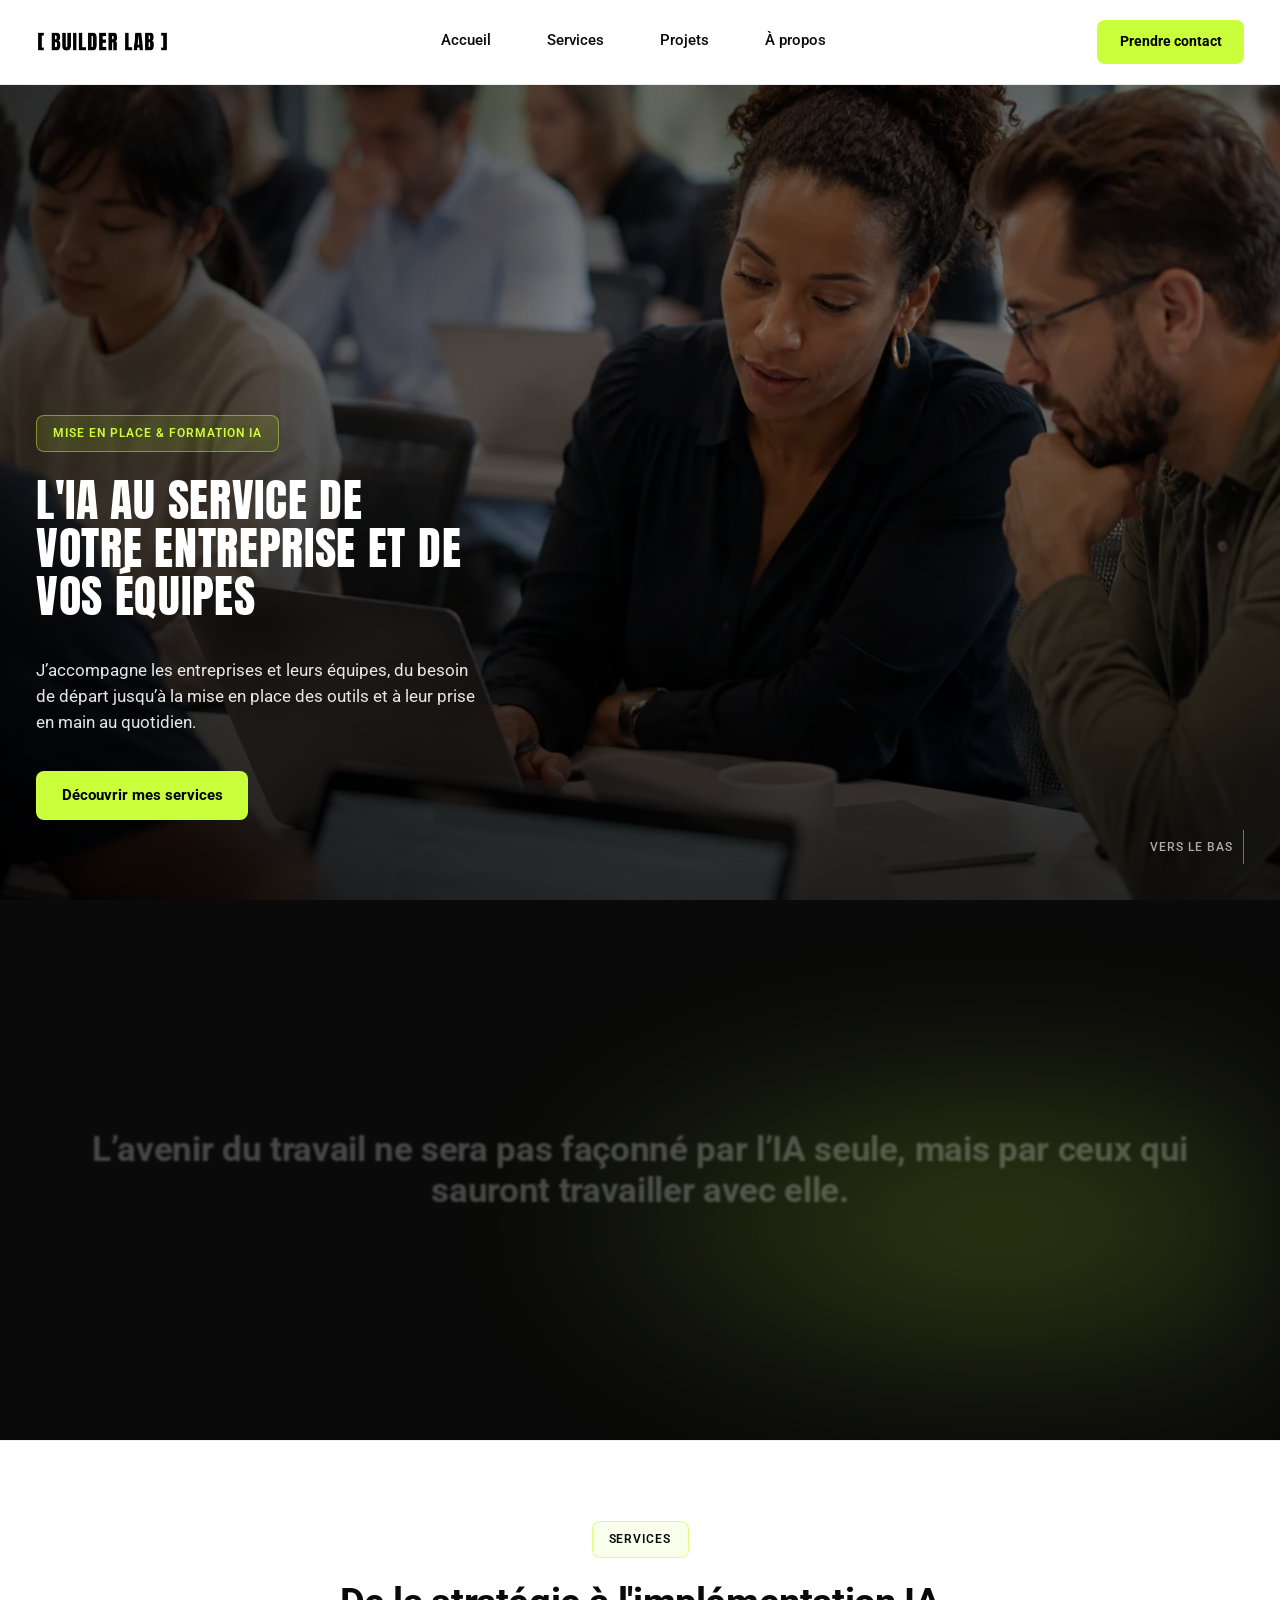
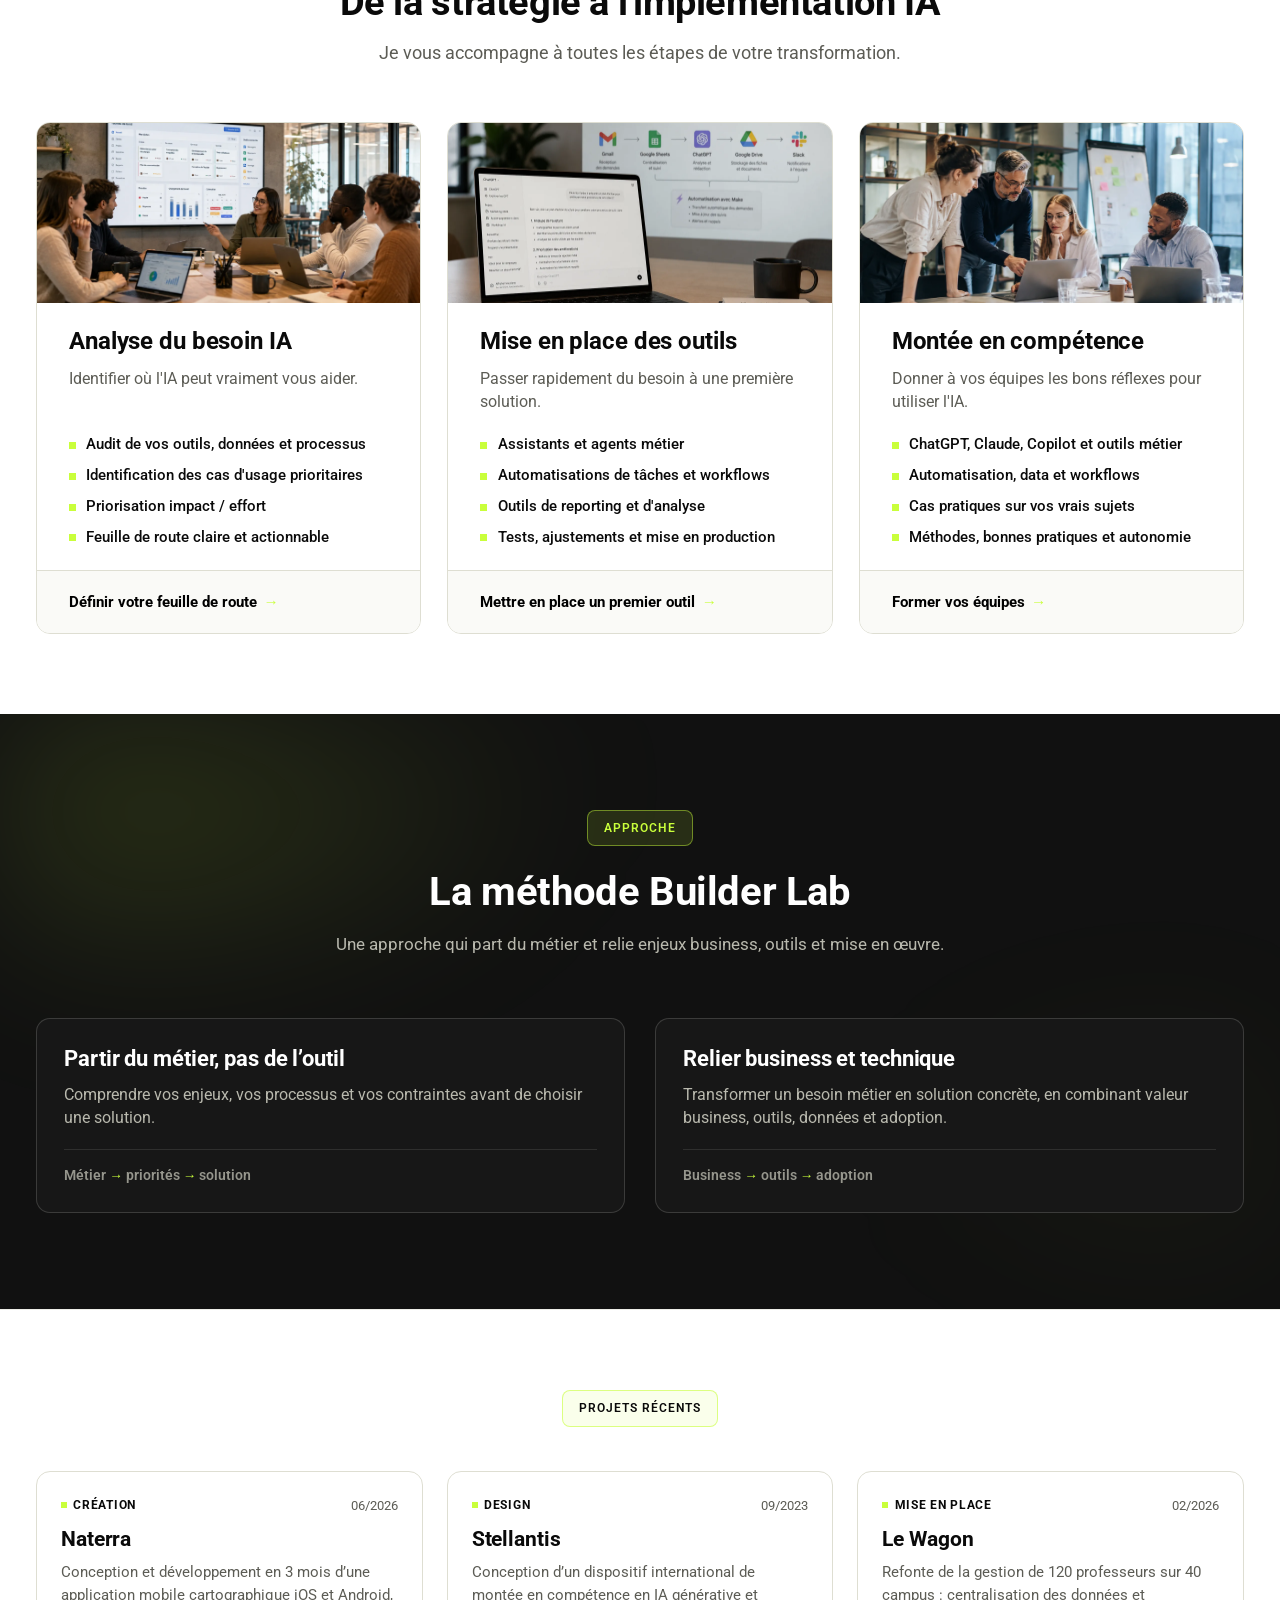
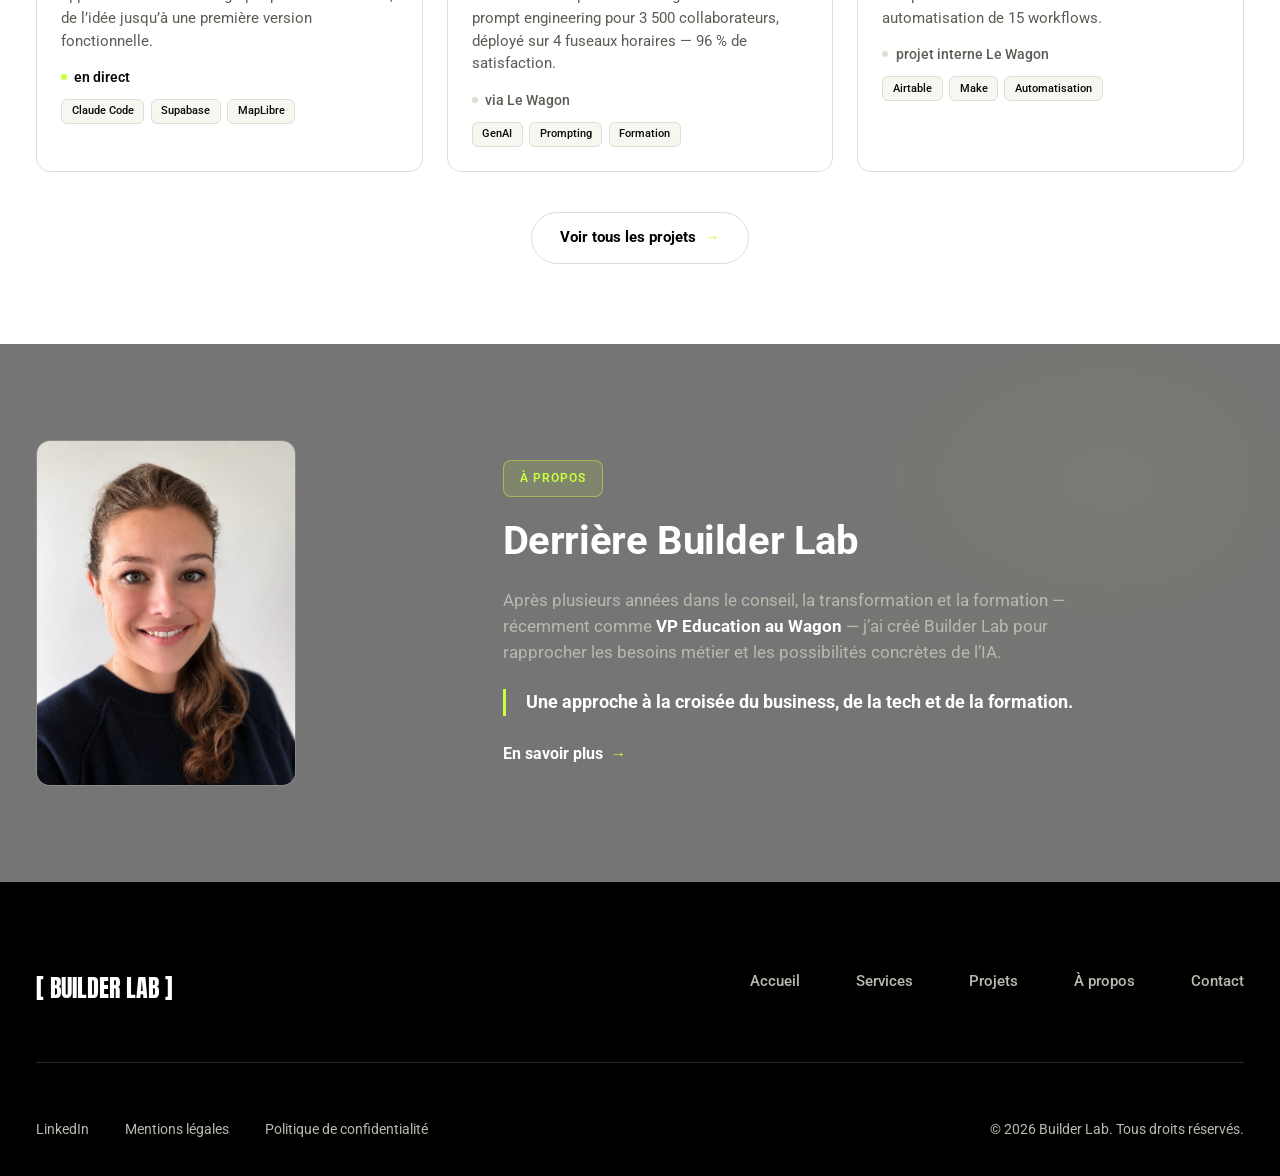
<file: index.html>
<!doctype html>
<html lang="fr">
<head>
<meta charset="UTF-8">
<meta name="viewport" content="width=device-width, initial-scale=1.0">
<title>Builder Lab — Mettez l'IA au service de votre entreprise et de vos équipes</title>
<meta name="description" content="Builder Lab aide les entreprises et leurs équipes à identifier où l'IA peut réellement les aider, mettre en place leurs premiers outils et apprendre à les utiliser au quotidien. Diagnostic, mise en place, formation.">
<meta name="robots" content="index, follow">
<link rel="canonical" href="https://builderlab.fr/">
<meta property="og:title" content="Builder Lab — Mettez l'IA au service de votre entreprise et de vos équipes">
<meta property="og:description" content="Diagnostic, mise en place et formation : j'aide les entreprises et leurs équipes à identifier où l'IA peut réellement les aider.">
<meta property="og:type" content="website">
<meta property="og:url" content="https://builderlab.fr/">
<meta property="og:image" content="https://builderlab.fr/assets/hero-atelier-builder-lab.webp">
<meta name="twitter:card" content="summary_large_image">
<meta name="twitter:title" content="Builder Lab — Mettez l'IA au service de votre entreprise et de vos équipes">
<meta name="twitter:description" content="Diagnostic, mise en place et formation : j'aide les entreprises et leurs équipes à identifier où l'IA peut réellement les aider.">
<meta name="twitter:image" content="https://builderlab.fr/assets/hero-atelier-builder-lab.webp">
<link rel="icon" type="image/png" href="assets/favicon.png">

<link rel="preconnect" href="https://fonts.googleapis.com">
<link rel="preconnect" href="https://fonts.gstatic.com" crossorigin>
<link rel="preload" as="image" href="assets/hero-atelier-builder-lab.webp" fetchpriority="high">
<link href="https://fonts.googleapis.com/css2?family=Anton&family=Roboto:wght@400;500;700&display=swap" rel="stylesheet">

<link rel="stylesheet" href="styles.css">
</head>
<body class="has-fixed-bg">

<a href="#main" class="skip-link">Aller au contenu principal</a>

<div class="site-bg-fixed" aria-hidden="true"></div>

<header class="site-header" id="site-header">
  <div class="container header-inner">
    <a href="index.html" class="logo" aria-label="Builder Lab — accueil">
      <img src="assets/logo-builder-lab.png" alt="Builder Lab" class="logo-img">
    </a>
    <nav class="site-nav" aria-label="Navigation principale">
      <a href="index.html">Accueil</a>
      <a href="#services">Services</a>
      <a href="projets.html">Projets</a>
      <a href="#a-propos">À propos</a>
    </nav>
    <div class="header-actions">
      <a href="contact.html" class="btn btn-primary">Prendre contact</a>
      <button class="nav-toggle" id="nav-toggle" type="button" aria-expanded="false" aria-controls="mobile-nav" aria-label="Ouvrir le menu">
        <span class="nav-toggle-bar"></span>
        <span class="nav-toggle-bar"></span>
        <span class="nav-toggle-bar"></span>
      </button>
    </div>
  </div>
</header>

<nav class="mobile-nav" id="mobile-nav" aria-label="Navigation mobile">
  <ul class="mobile-nav-list">
    <li><a href="index.html">Accueil</a></li>
    <li><a href="#services">Services</a></li>
    <li><a href="projets.html">Projets</a></li>
    <li><a href="#a-propos">À propos</a></li>
    <li><a href="contact.html">Contact</a></li>
  </ul>
  <a href="contact.html" class="btn btn-primary">Prendre contact</a>
</nav>

<main id="main">

  <!-- HERO -->
  <section class="hero">
    <div class="container hero-inner">
      <div class="hero-copy">
        <p class="hero-tag">Mise en place &amp; formation IA</p>
        <h1>L'IA au service de <br class="hero-title-break">votre entreprise et de <br class="hero-title-break">vos équipes</h1>
        <p class="hero-subtitle">J’accompagne les entreprises et leurs équipes, du besoin de départ jusqu’à la mise en place des outils et à leur prise en main au quotidien.</p>
        <div class="hero-cta">
          <a href="#services" class="btn btn-primary">Découvrir mes services</a>
        </div>
      </div>
    </div>
    <div class="scroll-cue" aria-hidden="true">
      <span>Vers le bas</span>
      <span class="scroll-cue-line"></span>
    </div>
  </section>

  <!-- MANIFESTE -->
  <section class="manifesto" id="manifeste">
    <div class="manifesto-glow" aria-hidden="true"></div>
    <div class="container manifesto-inner">
      <p class="manifesto-text" id="manifesto-text">L’avenir du travail ne sera pas façonné par l’IA seule, mais par ceux qui sauront travailler avec elle.</p>
    </div>
  </section>

  <!-- SERVICES -->
  <section class="section-pad services" id="services">
    <div class="container">
      <div class="services-head" data-reveal>
        <p class="services-label">Services</p>
        <h2 class="services-title">De la stratégie à l'implémentation IA</h2>
        <p class="services-sub">Je vous accompagne à toutes les étapes de votre transformation.</p>
      </div>

      <div class="services-grid">
        <article class="service-card" data-reveal>
          <div class="service-card-media">
            <img src="assets/catalogue-builder-lab.webp" alt="Une consultante présente un tableau de bord de priorités à une équipe réunie en salle de réunion." loading="lazy">
          </div>
          <div class="service-card-content">
            <h3 class="service-card-title">Analyse du besoin IA</h3>
            <p class="service-card-text">Identifier où l'IA peut vraiment vous aider.</p>
            <ul class="service-card-list">
              <li>Audit de vos outils, données et processus</li>
              <li>Identification des cas d'usage prioritaires</li>
              <li>Priorisation impact / effort</li>
              <li>Feuille de route claire et actionnable</li>
            </ul>
          </div>
          <div class="service-card-footer">
            <a href="contact.html" class="service-card-cta">Définir votre feuille de route <span aria-hidden="true">→</span></a>
          </div>
        </article>

        <article class="service-card" data-reveal>
          <div class="service-card-media">
            <img src="assets/illustration-ecran.webp" alt="Un ordinateur portable affichant ChatGPT, avec un schéma d'automatisation entre plusieurs outils projeté en arrière-plan." loading="lazy">
          </div>
          <div class="service-card-content">
            <h3 class="service-card-title">Mise en place des outils</h3>
            <p class="service-card-text">Passer rapidement du besoin à une première solution.</p>
            <ul class="service-card-list">
              <li>Assistants et agents métier</li>
              <li>Automatisations de tâches et workflows</li>
              <li>Outils de reporting et d'analyse</li>
              <li>Tests, ajustements et mise en production</li>
            </ul>
          </div>
          <div class="service-card-footer">
            <a href="contact.html" class="service-card-cta">Mettre en place un premier outil <span aria-hidden="true">→</span></a>
          </div>
        </article>

        <article class="service-card" data-reveal>
          <div class="service-card-media">
            <img src="assets/solution-equipes.webp" alt="Une équipe de quatre collègues échangent autour d'un ordinateur portable pendant une réunion de travail." loading="lazy">
          </div>
          <div class="service-card-content">
            <h3 class="service-card-title">Montée en compétence</h3>
            <p class="service-card-text">Donner à vos équipes les bons réflexes pour utiliser l'IA.</p>
            <ul class="service-card-list">
              <li>ChatGPT, Claude, Copilot et outils métier</li>
              <li>Automatisation, data et workflows</li>
              <li>Cas pratiques sur vos vrais sujets</li>
              <li>Méthodes, bonnes pratiques et autonomie</li>
            </ul>
          </div>
          <div class="service-card-footer">
            <a href="contact.html" class="service-card-cta">Former vos équipes <span aria-hidden="true">→</span></a>
          </div>
        </article>
      </div>
    </div>
  </section>

  <!-- LA MÉTHODE BUILDER LAB -->
  <section class="method">
    <div class="method-glow" aria-hidden="true"></div>
    <div class="container">
      <div class="method-head" data-reveal>
        <p class="method-label">Approche</p>
        <h2 class="method-title">La méthode Builder Lab</h2>
        <p class="method-sub">Une approche qui part du métier et relie enjeux business, outils et mise en œuvre.</p>
      </div>

      <div class="method-grid">
        <article class="method-card" data-reveal>
          <h3 class="method-card-title">Partir du métier, pas de l’outil</h3>
          <p class="method-card-text">Comprendre vos enjeux, vos processus et vos contraintes avant de choisir une solution.</p>
          <p class="method-card-micro">Métier <span class="method-card-micro-arrow">→</span> priorités <span class="method-card-micro-arrow">→</span> solution</p>
        </article>

        <article class="method-card" data-reveal>
          <h3 class="method-card-title">Relier business et technique</h3>
          <p class="method-card-text">Transformer un besoin métier en solution concrète, en combinant valeur business, outils, données et adoption.</p>
          <p class="method-card-micro">Business <span class="method-card-micro-arrow">→</span> outils <span class="method-card-micro-arrow">→</span> adoption</p>
        </article>
      </div>
    </div>
  </section>

  <!-- PROJETS & RÉALISATIONS -->
  <section class="section-pad projects" id="projets">
    <div class="container">
      <div class="projects-head" data-reveal>
        <p class="projects-label">Projets récents</p>
      </div>

      <div class="projects-grid projects-grid--home" id="projects-grid-home" data-reveal></div>

      <div class="projects-more" data-reveal>
        <a href="projets.html" class="projects-more-link">Voir tous les projets <span aria-hidden="true">→</span></a>
      </div>
    </div>
  </section>

  <!-- A PROPOS -->
  <section class="section-pad home-about" id="a-propos">
    <div class="home-about-glow" aria-hidden="true"></div>
    <div class="container home-about-layout" data-reveal>
      <div class="home-about-photo">
        <img src="assets/claire-sophie-builder-lab.webp" alt="Portrait de Claire-Sophie, fondatrice de Builder Lab." loading="lazy">
      </div>

      <div class="home-about-content">
        <p class="home-about-label">À propos</p>
        <h2 class="home-about-title">Derrière Builder Lab</h2>
        <p class="home-about-text">Après plusieurs années dans le conseil, la transformation et la formation — récemment comme <strong>VP&nbsp;Education au Wagon</strong> — j’ai créé Builder Lab pour rapprocher les besoins métier et les possibilités concrètes de l’IA.</p>
        <p class="home-about-conclusion">Une approche à la croisée du business, de la tech et de la formation.</p>
        <a href="a-propos.html" class="home-about-cta">En savoir plus <span aria-hidden="true">→</span></a>
      </div>
    </div>
  </section>

</main>

<footer class="site-footer">
  <div class="container">
    <div class="footer-top">
      <a href="index.html" class="footer-logo">[ Builder Lab ]</a>
      <nav class="footer-nav" aria-label="Liens de navigation">
        <a href="index.html">Accueil</a>
        <a href="#services">Services</a>
        <a href="projets.html">Projets</a>
        <a href="#a-propos">À propos</a>
        <a href="contact.html">Contact</a>
      </nav>
    </div>
    <div class="footer-bottom">
      <div class="footer-legal">
        <a href="https://www.linkedin.com/in/clairesophieschueller/" target="_blank" rel="noopener noreferrer">LinkedIn</a>
        <a href="mentions-legales.html">Mentions légales</a>
        <a href="politique-confidentialite.html">Politique de confidentialité</a>
      </div>
      <p class="footer-copyright">&copy; 2026 Builder Lab. Tous droits réservés.</p>
    </div>
  </div>
</footer>

<script src="projects-data.js"></script>
<script src="script.js"></script>
</body>
</html>
</file>
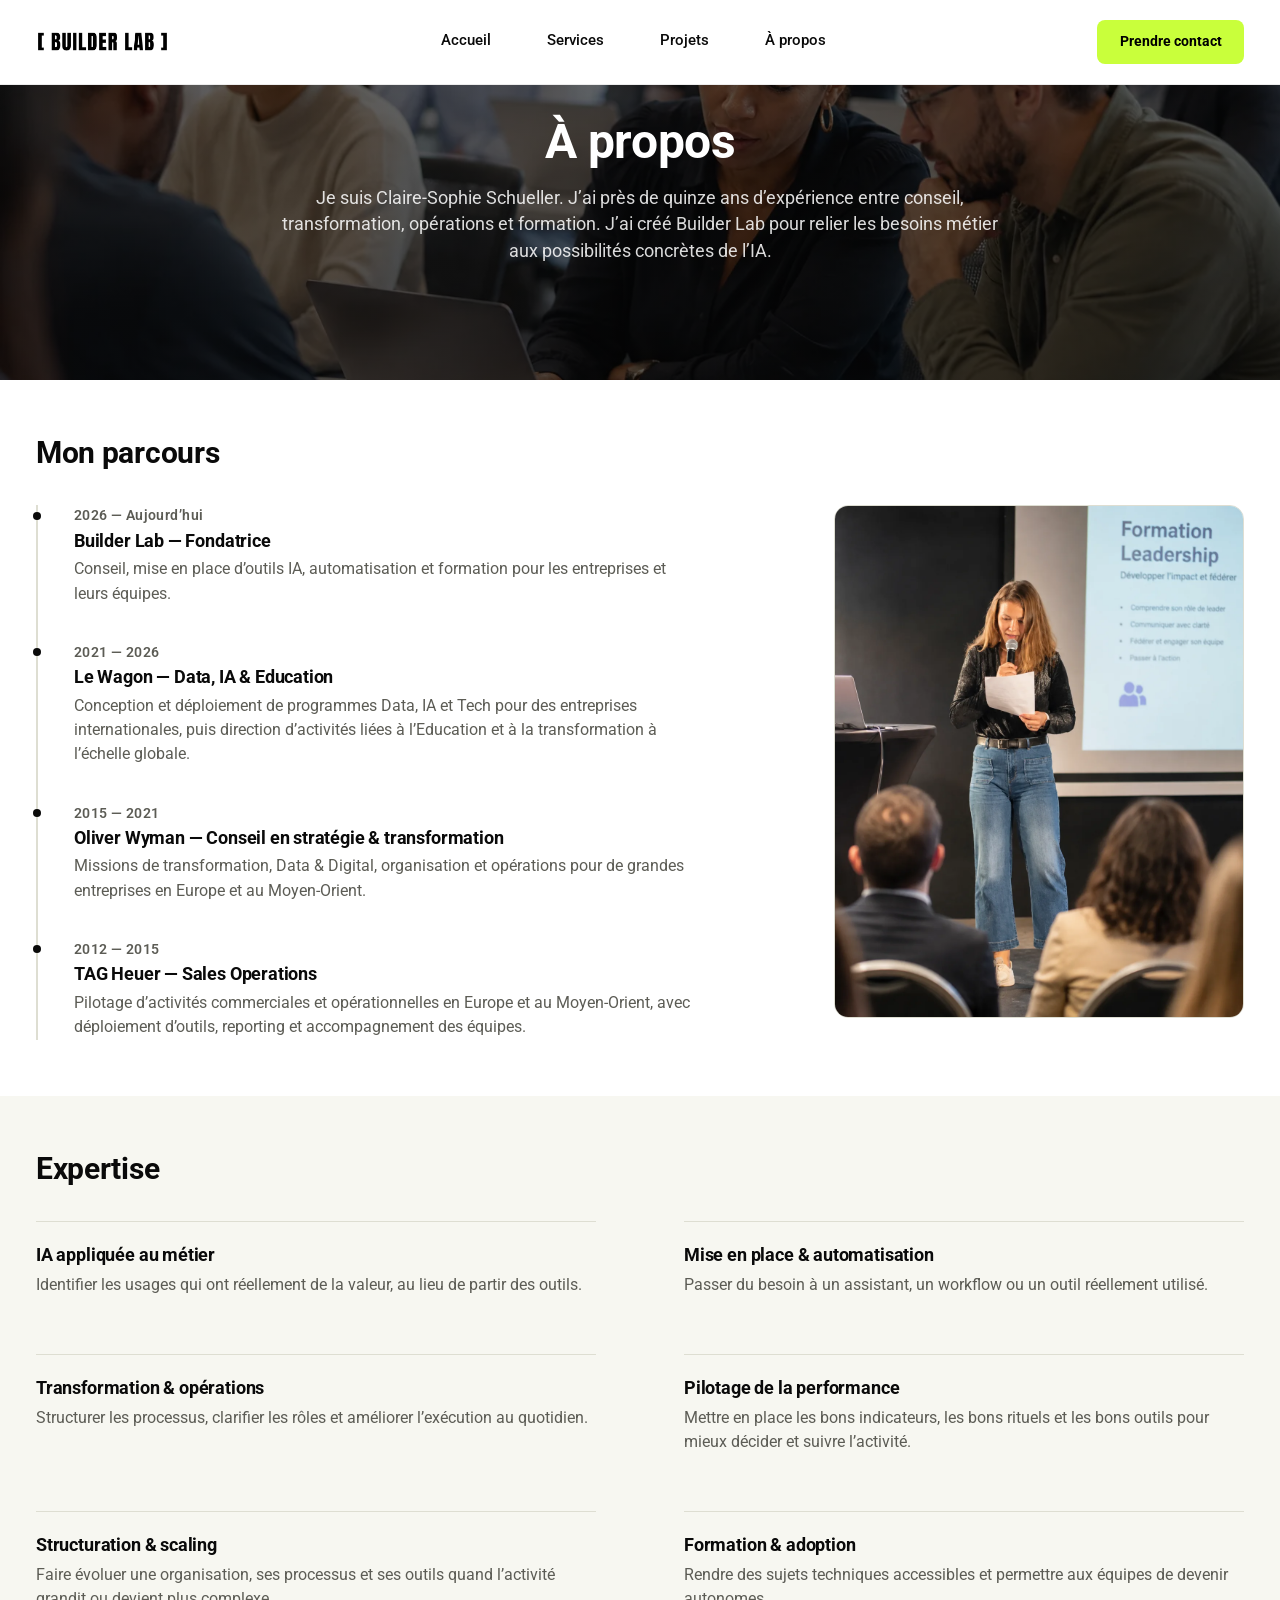
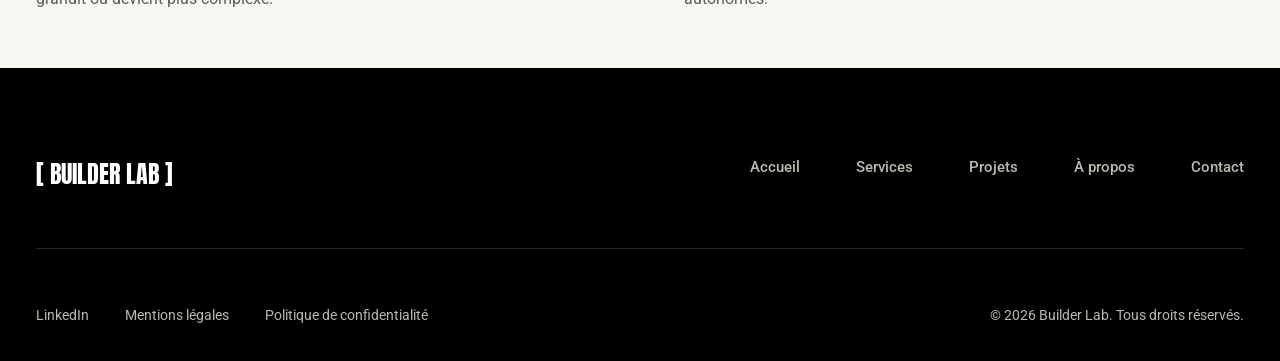
<file: a-propos.html>
<!doctype html>
<html lang="fr">
<head>
<meta charset="UTF-8">
<meta name="viewport" content="width=device-width, initial-scale=1.0">
<title>À propos — Builder Lab</title>
<meta name="description" content="Claire-Sophie Schueller a créé Builder Lab pour aider les professionnels à passer de la curiosité à l'action avec l'IA.">
<meta name="robots" content="index, follow">
<link rel="canonical" href="https://builderlab.fr/a-propos.html">
<meta property="og:title" content="À propos — Builder Lab">
<meta property="og:description" content="Claire-Sophie Schueller a créé Builder Lab pour aider les professionnels à passer de la curiosité à l'action avec l'IA.">
<meta property="og:type" content="website">
<meta property="og:url" content="https://builderlab.fr/a-propos.html">
<meta property="og:image" content="https://builderlab.fr/assets/hero-atelier-builder-lab.webp">
<meta name="twitter:card" content="summary_large_image">
<meta name="twitter:title" content="À propos — Builder Lab">
<meta name="twitter:description" content="Claire-Sophie Schueller a créé Builder Lab pour aider les professionnels à passer de la curiosité à l'action avec l'IA.">
<meta name="twitter:image" content="https://builderlab.fr/assets/hero-atelier-builder-lab.webp">
<link rel="icon" type="image/png" href="assets/favicon.png">

<link rel="preconnect" href="https://fonts.googleapis.com">
<link rel="preconnect" href="https://fonts.gstatic.com" crossorigin>
<link rel="preload" as="image" href="assets/hero-atelier-builder-lab.webp" fetchpriority="high">
<link href="https://fonts.googleapis.com/css2?family=Anton&family=Roboto:wght@400;500;700&display=swap" rel="stylesheet">

<link rel="stylesheet" href="styles.css">
</head>
<body>

<a href="#main" class="skip-link">Aller au contenu principal</a>

<header class="site-header" id="site-header">
  <div class="container header-inner">
    <a href="index.html" class="logo" aria-label="Builder Lab — accueil">
      <img src="assets/logo-builder-lab.png" alt="Builder Lab" class="logo-img">
    </a>
    <nav class="site-nav" aria-label="Navigation principale">
      <a href="index.html">Accueil</a>
      <a href="index.html#services">Services</a>
      <a href="projets.html">Projets</a>
      <a href="a-propos.html">À propos</a>
    </nav>
    <div class="header-actions">
      <a href="contact.html" class="btn btn-primary">Prendre contact</a>
      <button class="nav-toggle" id="nav-toggle" type="button" aria-expanded="false" aria-controls="mobile-nav" aria-label="Ouvrir le menu">
        <span class="nav-toggle-bar"></span>
        <span class="nav-toggle-bar"></span>
        <span class="nav-toggle-bar"></span>
      </button>
    </div>
  </div>
</header>

<nav class="mobile-nav" id="mobile-nav" aria-label="Navigation mobile">
  <ul class="mobile-nav-list">
    <li><a href="index.html">Accueil</a></li>
    <li><a href="index.html#services">Services</a></li>
    <li><a href="projets.html">Projets</a></li>
    <li><a href="a-propos.html">À propos</a></li>
    <li><a href="contact.html">Contact</a></li>
  </ul>
  <a href="contact.html" class="btn btn-primary">Prendre contact</a>
</nav>

<main id="main">

  <section class="internal-hero internal-hero--tall-sub">
    <div class="container internal-hero-inner">
      <h1 class="internal-hero-title">À propos</h1>
      <p class="internal-hero-sub">Je suis Claire-Sophie Schueller. J’ai près de quinze ans d’expérience entre conseil, transformation, opérations et formation. J’ai créé Builder Lab pour relier les besoins métier aux possibilités concrètes de l’IA.</p>
    </div>
  </section>

  <section class="about-timeline">
    <div class="container">
      <h2>Mon parcours</h2>
      <div class="about-timeline-grid">
        <div class="about-timeline-content">
          <ol class="timeline-list">
            <li class="timeline-item">
              <p class="timeline-date">2026 — Aujourd’hui</p>
              <h3 class="timeline-title">Builder Lab — Fondatrice</h3>
              <p class="timeline-text">Conseil, mise en place d’outils IA, automatisation et formation pour les entreprises et leurs équipes.</p>
            </li>
            <li class="timeline-item">
              <p class="timeline-date">2021 — 2026</p>
              <h3 class="timeline-title">Le Wagon — Data, IA &amp; Education</h3>
              <p class="timeline-text">Conception et déploiement de programmes Data, IA et Tech pour des entreprises internationales, puis direction d’activités liées à l’Education et à la transformation à l’échelle globale.</p>
            </li>
            <li class="timeline-item">
              <p class="timeline-date">2015 — 2021</p>
              <h3 class="timeline-title">Oliver Wyman — Conseil en stratégie &amp; transformation</h3>
              <p class="timeline-text">Missions de transformation, Data &amp; Digital, organisation et opérations pour de grandes entreprises en Europe et au Moyen-Orient.</p>
            </li>
            <li class="timeline-item">
              <p class="timeline-date">2012 — 2015</p>
              <h3 class="timeline-title">TAG Heuer — Sales Operations</h3>
              <p class="timeline-text">Pilotage d’activités commerciales et opérationnelles en Europe et au Moyen-Orient, avec déploiement d’outils, reporting et accompagnement des équipes.</p>
            </li>
          </ol>
        </div>
        <div class="about-timeline-photo">
          <img src="assets/claire-sophie-formation-builder-lab.webp" alt="Claire-Sophie animant une session de formation IA devant un public." loading="lazy">
        </div>
      </div>
    </div>
  </section>

  <section class="about-expertise">
    <div class="container">
      <h2>Expertise</h2>
      <div class="expertise-grid">
        <div class="expertise-item">
          <h3>IA appliquée au métier</h3>
          <p>Identifier les usages qui ont réellement de la valeur, au lieu de partir des outils.</p>
        </div>
        <div class="expertise-item">
          <h3>Mise en place &amp; automatisation</h3>
          <p>Passer du besoin à un assistant, un workflow ou un outil réellement utilisé.</p>
        </div>
        <div class="expertise-item">
          <h3>Transformation &amp; opérations</h3>
          <p>Structurer les processus, clarifier les rôles et améliorer l’exécution au quotidien.</p>
        </div>
        <div class="expertise-item">
          <h3>Pilotage de la performance</h3>
          <p>Mettre en place les bons indicateurs, les bons rituels et les bons outils pour mieux décider et suivre l’activité.</p>
        </div>
        <div class="expertise-item">
          <h3>Structuration &amp; scaling</h3>
          <p>Faire évoluer une organisation, ses processus et ses outils quand l’activité grandit ou devient plus complexe.</p>
        </div>
        <div class="expertise-item">
          <h3>Formation &amp; adoption</h3>
          <p>Rendre des sujets techniques accessibles et permettre aux équipes de devenir autonomes.</p>
        </div>
      </div>
    </div>
  </section>

</main>

<footer class="site-footer">
  <div class="container">
    <div class="footer-top">
      <a href="index.html" class="footer-logo">[ Builder Lab ]</a>
      <nav class="footer-nav" aria-label="Liens de navigation">
        <a href="index.html">Accueil</a>
        <a href="index.html#services">Services</a>
        <a href="projets.html">Projets</a>
        <a href="a-propos.html">À propos</a>
        <a href="contact.html">Contact</a>
      </nav>
    </div>
    <div class="footer-bottom">
      <div class="footer-legal">
        <a href="https://www.linkedin.com/in/clairesophieschueller/" target="_blank" rel="noopener noreferrer">LinkedIn</a>
        <a href="mentions-legales.html">Mentions légales</a>
        <a href="politique-confidentialite.html">Politique de confidentialité</a>
      </div>
      <p class="footer-copyright">&copy; 2026 Builder Lab. Tous droits réservés.</p>
    </div>
  </div>
</footer>

<script src="script.js"></script>
</body>
</html>
</file>
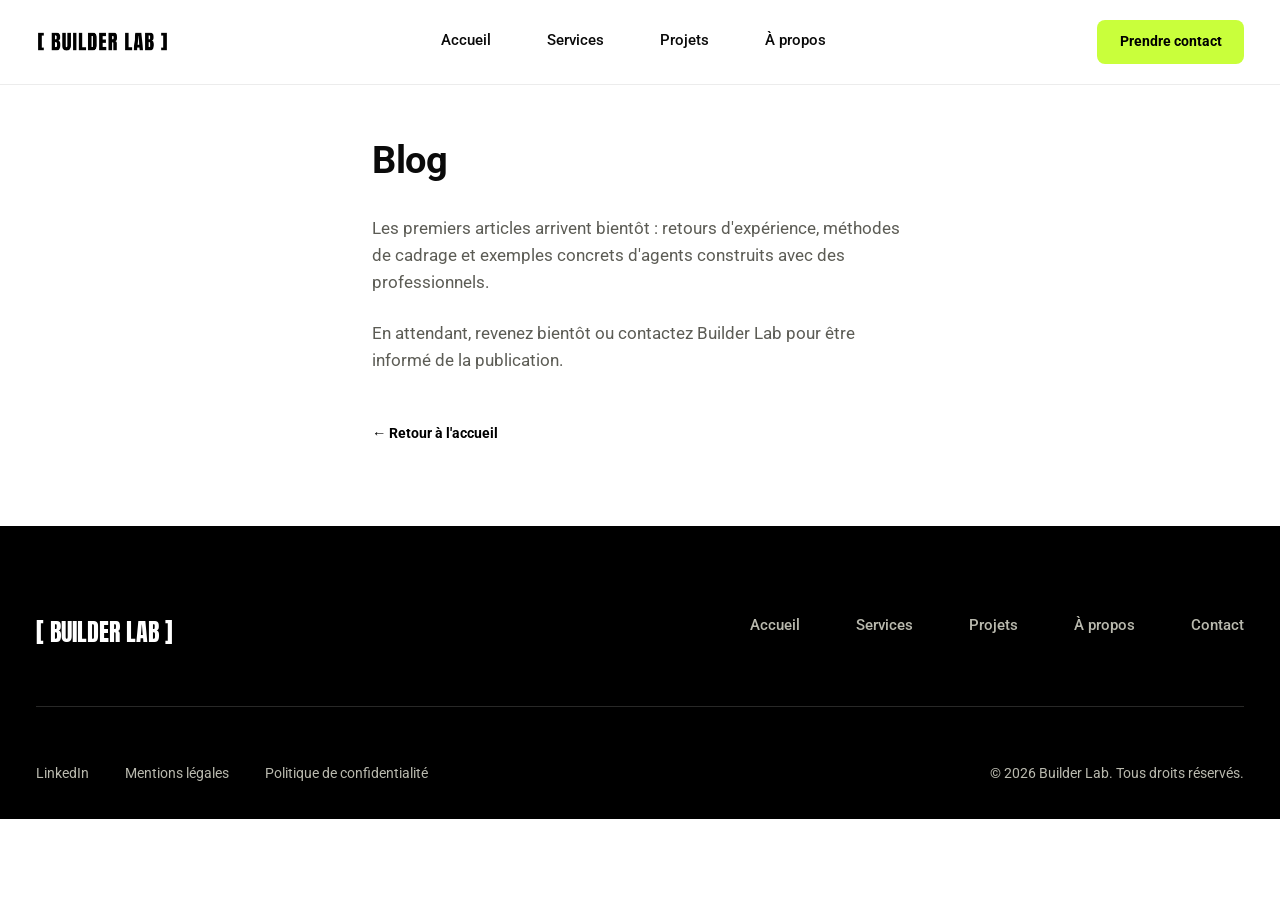
<file: blog.html>
<!doctype html>
<html lang="fr">
<head>
<meta charset="UTF-8">
<meta name="viewport" content="width=device-width, initial-scale=1.0">
<title>Blog — Builder Lab</title>
<meta name="description" content="Réflexions et retours d'expérience sur la construction de premiers agents IA utiles, sans jargon.">
<meta name="robots" content="noindex, follow">
<link rel="icon" type="image/png" href="assets/favicon.png">

<link rel="preconnect" href="https://fonts.googleapis.com">
<link rel="preconnect" href="https://fonts.gstatic.com" crossorigin>
<link href="https://fonts.googleapis.com/css2?family=Anton&family=Roboto:wght@400;500;700&display=swap" rel="stylesheet">

<link rel="stylesheet" href="styles.css">
</head>
<body>

<a href="#main" class="skip-link">Aller au contenu principal</a>

<header class="site-header" id="site-header">
  <div class="container header-inner">
    <a href="index.html" class="logo" aria-label="Builder Lab — accueil">
      <img src="assets/logo-builder-lab.png" alt="Builder Lab" class="logo-img">
    </a>
    <nav class="site-nav" aria-label="Navigation principale">
      <a href="index.html">Accueil</a>
      <a href="index.html#services">Services</a>
      <a href="projets.html">Projets</a>
      <a href="a-propos.html">À propos</a>
    </nav>
    <div class="header-actions">
      <a href="contact.html" class="btn btn-primary">Prendre contact</a>
      <button class="nav-toggle" id="nav-toggle" type="button" aria-expanded="false" aria-controls="mobile-nav" aria-label="Ouvrir le menu">
        <span class="nav-toggle-bar"></span>
        <span class="nav-toggle-bar"></span>
        <span class="nav-toggle-bar"></span>
      </button>
    </div>
  </div>
</header>

<nav class="mobile-nav" id="mobile-nav" aria-label="Navigation mobile">
  <ul class="mobile-nav-list">
    <li><a href="index.html">Accueil</a></li>
    <li><a href="index.html#services">Services</a></li>
    <li><a href="projets.html">Projets</a></li>
    <li><a href="a-propos.html">À propos</a></li>
    <li><a href="contact.html">Contact</a></li>
  </ul>
  <a href="contact.html" class="btn btn-primary">Prendre contact</a>
</nav>

<main id="main">
  <section class="page-content">
    <div class="container page-content-inner">
      <h1>Blog</h1>
      <p>Les premiers articles arrivent bientôt&nbsp;: retours d'expérience, méthodes de cadrage et exemples concrets d'agents construits avec des professionnels.</p>
      <p>En attendant, revenez bientôt ou contactez Builder Lab pour être informé de la publication.</p>
      <p><a href="index.html" class="link-back">&larr; Retour à l'accueil</a></p>
    </div>
  </section>
</main>

<footer class="site-footer">
  <div class="container">
    <div class="footer-top">
      <a href="index.html" class="footer-logo">[ Builder Lab ]</a>
      <nav class="footer-nav" aria-label="Liens de navigation">
        <a href="index.html">Accueil</a>
        <a href="index.html#services">Services</a>
        <a href="projets.html">Projets</a>
        <a href="a-propos.html">À propos</a>
        <a href="contact.html">Contact</a>
      </nav>
    </div>
    <div class="footer-bottom">
      <div class="footer-legal">
        <a href="https://www.linkedin.com/in/clairesophieschueller/" target="_blank" rel="noopener noreferrer">LinkedIn</a>
        <a href="mentions-legales.html">Mentions légales</a>
        <a href="politique-confidentialite.html">Politique de confidentialité</a>
      </div>
      <p class="footer-copyright">&copy; 2026 Builder Lab. Tous droits réservés.</p>
    </div>
  </div>
</footer>

<script src="script.js"></script>
</body>
</html>
</file>
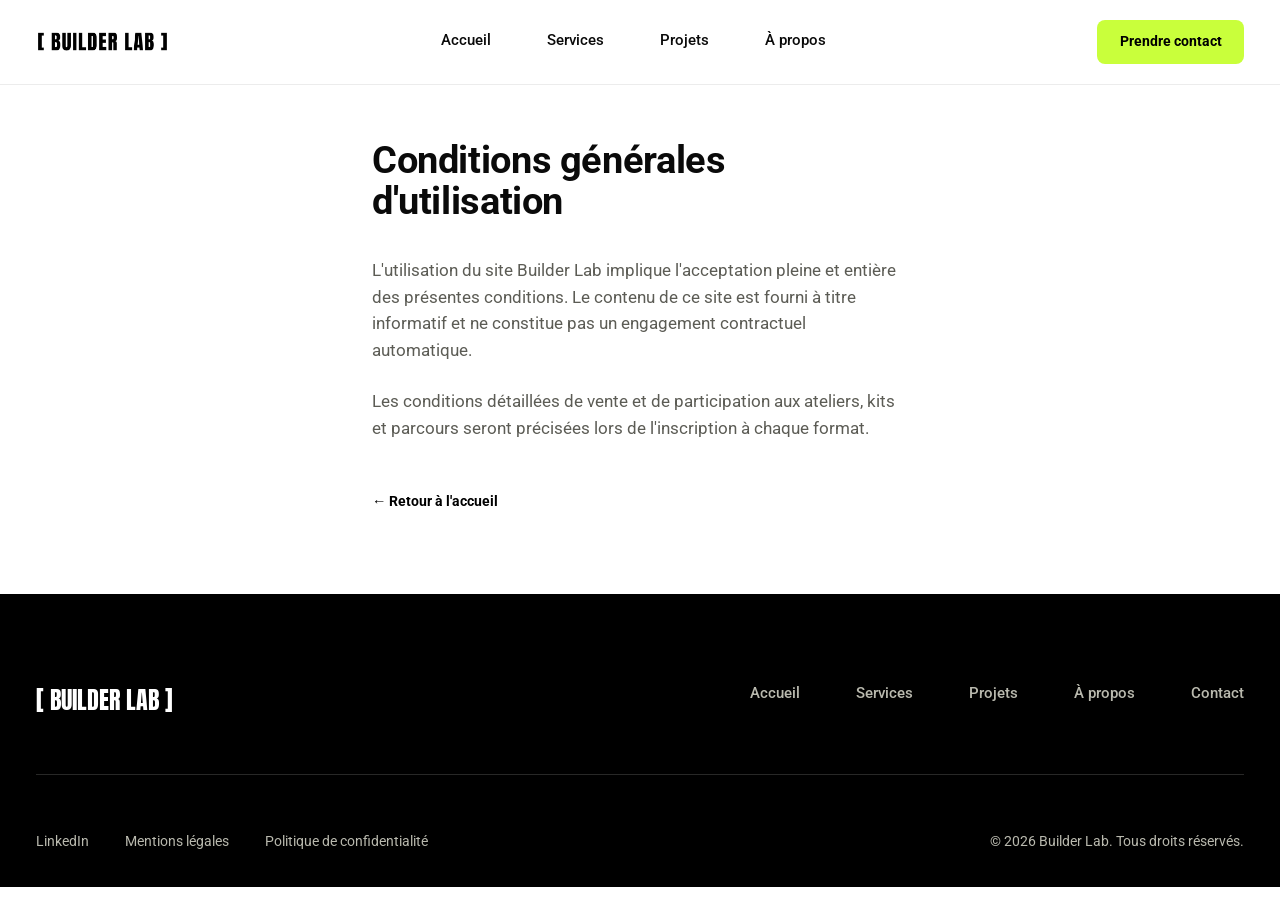
<file: cgu.html>
<!doctype html>
<html lang="fr">
<head>
<meta charset="UTF-8">
<meta name="viewport" content="width=device-width, initial-scale=1.0">
<title>Conditions générales d'utilisation — Builder Lab</title>
<meta name="description" content="Conditions générales d'utilisation du site Builder Lab.">
<meta name="robots" content="index, follow">
<link rel="icon" type="image/png" href="assets/favicon.png">

<link rel="preconnect" href="https://fonts.googleapis.com">
<link rel="preconnect" href="https://fonts.gstatic.com" crossorigin>
<link href="https://fonts.googleapis.com/css2?family=Anton&family=Roboto:wght@400;500;700&display=swap" rel="stylesheet">

<link rel="stylesheet" href="styles.css">
</head>
<body>

<a href="#main" class="skip-link">Aller au contenu principal</a>

<header class="site-header" id="site-header">
  <div class="container header-inner">
    <a href="index.html" class="logo" aria-label="Builder Lab — accueil">
      <img src="assets/logo-builder-lab.png" alt="Builder Lab" class="logo-img">
    </a>
    <nav class="site-nav" aria-label="Navigation principale">
      <a href="index.html">Accueil</a>
      <a href="index.html#services">Services</a>
      <a href="projets.html">Projets</a>
      <a href="a-propos.html">À propos</a>
    </nav>
    <div class="header-actions">
      <a href="contact.html" class="btn btn-primary">Prendre contact</a>
      <button class="nav-toggle" id="nav-toggle" type="button" aria-expanded="false" aria-controls="mobile-nav" aria-label="Ouvrir le menu">
        <span class="nav-toggle-bar"></span>
        <span class="nav-toggle-bar"></span>
        <span class="nav-toggle-bar"></span>
      </button>
    </div>
  </div>
</header>

<nav class="mobile-nav" id="mobile-nav" aria-label="Navigation mobile">
  <ul class="mobile-nav-list">
    <li><a href="index.html">Accueil</a></li>
    <li><a href="index.html#services">Services</a></li>
    <li><a href="projets.html">Projets</a></li>
    <li><a href="a-propos.html">À propos</a></li>
    <li><a href="contact.html">Contact</a></li>
  </ul>
  <a href="contact.html" class="btn btn-primary">Prendre contact</a>
</nav>

<main id="main">
  <section class="page-content">
    <div class="container page-content-inner">
      <h1>Conditions générales d'utilisation</h1>
      <p>L'utilisation du site Builder Lab implique l'acceptation pleine et entière des présentes conditions. Le contenu de ce site est fourni à titre informatif et ne constitue pas un engagement contractuel automatique.</p>
      <p>Les conditions détaillées de vente et de participation aux ateliers, kits et parcours seront précisées lors de l'inscription à chaque format.</p>
      <p><a href="index.html" class="link-back">&larr; Retour à l'accueil</a></p>
    </div>
  </section>
</main>

<footer class="site-footer">
  <div class="container">
    <div class="footer-top">
      <a href="index.html" class="footer-logo">[ Builder Lab ]</a>
      <nav class="footer-nav" aria-label="Liens de navigation">
        <a href="index.html">Accueil</a>
        <a href="index.html#services">Services</a>
        <a href="projets.html">Projets</a>
        <a href="a-propos.html">À propos</a>
        <a href="contact.html">Contact</a>
      </nav>
    </div>
    <div class="footer-bottom">
      <div class="footer-legal">
        <a href="https://www.linkedin.com/in/clairesophieschueller/" target="_blank" rel="noopener noreferrer">LinkedIn</a>
        <a href="mentions-legales.html">Mentions légales</a>
        <a href="politique-confidentialite.html">Politique de confidentialité</a>
      </div>
      <p class="footer-copyright">&copy; 2026 Builder Lab. Tous droits réservés.</p>
    </div>
  </div>
</footer>

<script src="script.js"></script>
</body>
</html>
</file>
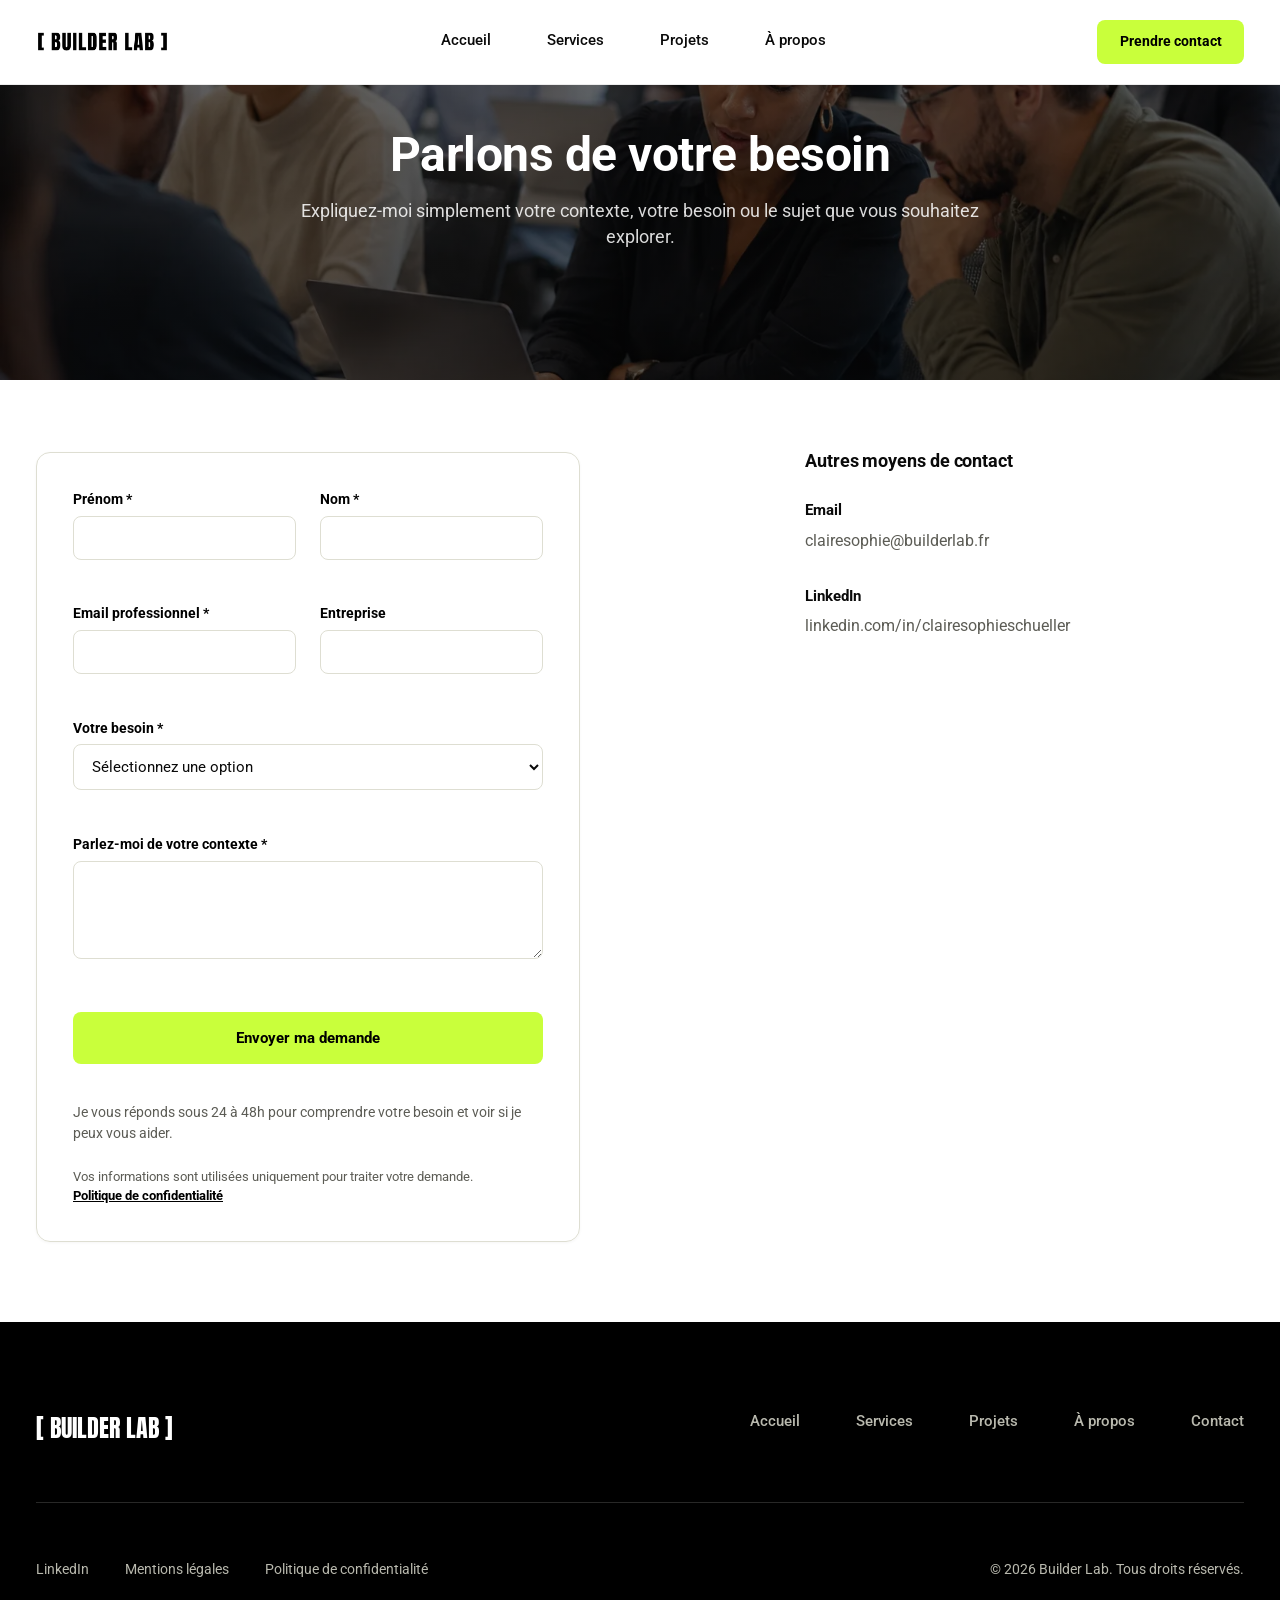
<file: contact.html>
<!doctype html>
<html lang="fr">
<head>
<meta charset="UTF-8">
<meta name="viewport" content="width=device-width, initial-scale=1.0">
<title>Contact — Builder Lab</title>
<meta name="description" content="Contactez Builder Lab pour échanger sur vos besoins ou en savoir plus sur le prochain parcours.">
<meta name="robots" content="index, follow">
<link rel="canonical" href="https://builderlab.fr/contact.html">
<meta property="og:title" content="Contact — Builder Lab">
<meta property="og:description" content="Contactez Builder Lab pour échanger sur vos besoins ou en savoir plus sur le prochain parcours.">
<meta property="og:type" content="website">
<meta property="og:url" content="https://builderlab.fr/contact.html">
<meta property="og:image" content="https://builderlab.fr/assets/hero-atelier-builder-lab.webp">
<meta name="twitter:card" content="summary_large_image">
<meta name="twitter:title" content="Contact — Builder Lab">
<meta name="twitter:description" content="Contactez Builder Lab pour échanger sur vos besoins ou en savoir plus sur le prochain parcours.">
<meta name="twitter:image" content="https://builderlab.fr/assets/hero-atelier-builder-lab.webp">
<link rel="icon" type="image/png" href="assets/favicon.png">

<link rel="preconnect" href="https://fonts.googleapis.com">
<link rel="preconnect" href="https://fonts.gstatic.com" crossorigin>
<link rel="preload" as="image" href="assets/hero-atelier-builder-lab.webp" fetchpriority="high">
<link href="https://fonts.googleapis.com/css2?family=Anton&family=Roboto:wght@400;500;700&display=swap" rel="stylesheet">

<link rel="stylesheet" href="styles.css">
</head>
<body>

<a href="#main" class="skip-link">Aller au contenu principal</a>

<header class="site-header" id="site-header">
  <div class="container header-inner">
    <a href="index.html" class="logo" aria-label="Builder Lab — accueil">
      <img src="assets/logo-builder-lab.png" alt="Builder Lab" class="logo-img">
    </a>
    <nav class="site-nav" aria-label="Navigation principale">
      <a href="index.html">Accueil</a>
      <a href="index.html#services">Services</a>
      <a href="projets.html">Projets</a>
      <a href="a-propos.html">À propos</a>
    </nav>
    <div class="header-actions">
      <a href="contact.html" class="btn btn-primary">Prendre contact</a>
      <button class="nav-toggle" id="nav-toggle" type="button" aria-expanded="false" aria-controls="mobile-nav" aria-label="Ouvrir le menu">
        <span class="nav-toggle-bar"></span>
        <span class="nav-toggle-bar"></span>
        <span class="nav-toggle-bar"></span>
      </button>
    </div>
  </div>
</header>

<nav class="mobile-nav" id="mobile-nav" aria-label="Navigation mobile">
  <ul class="mobile-nav-list">
    <li><a href="index.html">Accueil</a></li>
    <li><a href="index.html#services">Services</a></li>
    <li><a href="projets.html">Projets</a></li>
    <li><a href="a-propos.html">À propos</a></li>
    <li><a href="contact.html">Contact</a></li>
  </ul>
  <a href="contact.html" class="btn btn-primary">Prendre contact</a>
</nav>

<main id="main">

  <section class="internal-hero">
    <div class="container internal-hero-inner">
      <h1 class="internal-hero-title">Parlons de votre besoin</h1>
      <p class="internal-hero-sub">Expliquez-moi simplement votre contexte, votre besoin ou le sujet que vous souhaitez explorer.</p>
    </div>
  </section>

  <section class="contact-hero">
    <div class="container contact-grid">
      <div class="contact-form-wrap" data-reveal>
        <form class="contact-form" id="contact-form" novalidate>
          <div class="form-row">
            <div class="form-field">
              <label for="first_name">Prénom *</label>
              <input type="text" id="first_name" name="first_name" autocomplete="given-name" aria-describedby="error-first_name">
              <p class="form-error" id="error-first_name" data-error-for="first_name" role="alert"></p>
            </div>
            <div class="form-field">
              <label for="last_name">Nom *</label>
              <input type="text" id="last_name" name="last_name" autocomplete="family-name" aria-describedby="error-last_name">
              <p class="form-error" id="error-last_name" data-error-for="last_name" role="alert"></p>
            </div>
          </div>

          <div class="form-row">
            <div class="form-field">
              <label for="email">Email professionnel *</label>
              <input type="email" id="email" name="email" autocomplete="email" aria-describedby="error-email">
              <p class="form-error" id="error-email" data-error-for="email" role="alert"></p>
            </div>
            <div class="form-field">
              <label for="company">Entreprise</label>
              <input type="text" id="company" name="company" autocomplete="organization">
            </div>
          </div>

          <div class="form-field">
            <label for="need_type">Votre besoin *</label>
            <select id="need_type" name="need_type" aria-describedby="error-need_type">
              <option value="">Sélectionnez une option</option>
              <option value="Formation">Formation</option>
              <option value="Diagnostic / conseil">Diagnostic / conseil</option>
              <option value="Mise en place d'un outil">Mise en place d'un outil</option>
              <option value="Autre / je ne sais pas encore">Autre / je ne sais pas encore</option>
            </select>
            <p class="form-error" id="error-need_type" data-error-for="need_type" role="alert"></p>
          </div>

          <div class="form-field">
            <label for="message">Parlez-moi de votre contexte *</label>
            <textarea id="message" name="message" rows="4" aria-describedby="error-message"></textarea>
            <p class="form-error" id="error-message" data-error-for="message" role="alert"></p>
          </div>

          <div class="form-field form-field--hp" aria-hidden="true">
            <label for="website">Laissez ce champ vide</label>
            <input type="text" id="website" name="website" tabindex="-1" autocomplete="off">
          </div>

          <button type="submit" class="btn btn-primary contact-submit" id="contact-submit">Envoyer ma demande</button>

          <p class="contact-reassurance">Je vous réponds sous 24 à 48h pour comprendre votre besoin et voir si je peux vous aider.</p>

          <p class="contact-form-error" id="contact-form-error" role="alert" hidden>Un problème est survenu pendant l'envoi. Vous pouvez réessayer dans quelques instants.</p>

          <p class="contact-privacy">Vos informations sont utilisées uniquement pour traiter votre demande.<br><a href="politique-confidentialite.html">Politique de confidentialité</a></p>
        </form>

        <div class="contact-success" id="contact-success" hidden>
          <h2>Merci, votre message est bien parti.</h2>
          <p>Je reviens vers vous rapidement.</p>
          <a href="index.html" class="btn btn-primary">Retour à l'accueil</a>
        </div>
      </div>

      <div class="contact-info" data-reveal>
        <h2 class="contact-info-title">Autres moyens de contact</h2>
        <div class="contact-methods">
          <div class="contact-method">
            <p class="contact-method-label">Email</p>
            <a href="mailto:clairesophie@builderlab.fr" class="contact-method-value">clairesophie@builderlab.fr</a>
          </div>
          <div class="contact-method">
            <p class="contact-method-label">LinkedIn</p>
            <a href="https://www.linkedin.com/in/clairesophieschueller/" target="_blank" rel="noopener noreferrer" class="contact-method-value">linkedin.com/in/clairesophieschueller</a>
          </div>
        </div>
      </div>
    </div>
  </section>
</main>

<footer class="site-footer">
  <div class="container">
    <div class="footer-top">
      <a href="index.html" class="footer-logo">[ Builder Lab ]</a>
      <nav class="footer-nav" aria-label="Liens de navigation">
        <a href="index.html">Accueil</a>
        <a href="index.html#services">Services</a>
        <a href="projets.html">Projets</a>
        <a href="a-propos.html">À propos</a>
        <a href="contact.html">Contact</a>
      </nav>
    </div>
    <div class="footer-bottom">
      <div class="footer-legal">
        <a href="https://www.linkedin.com/in/clairesophieschueller/" target="_blank" rel="noopener noreferrer">LinkedIn</a>
        <a href="mentions-legales.html">Mentions légales</a>
        <a href="politique-confidentialite.html">Politique de confidentialité</a>
      </div>
      <p class="footer-copyright">&copy; 2026 Builder Lab. Tous droits réservés.</p>
    </div>
  </div>
</footer>

<script src="script.js"></script>
</body>
</html>
</file>
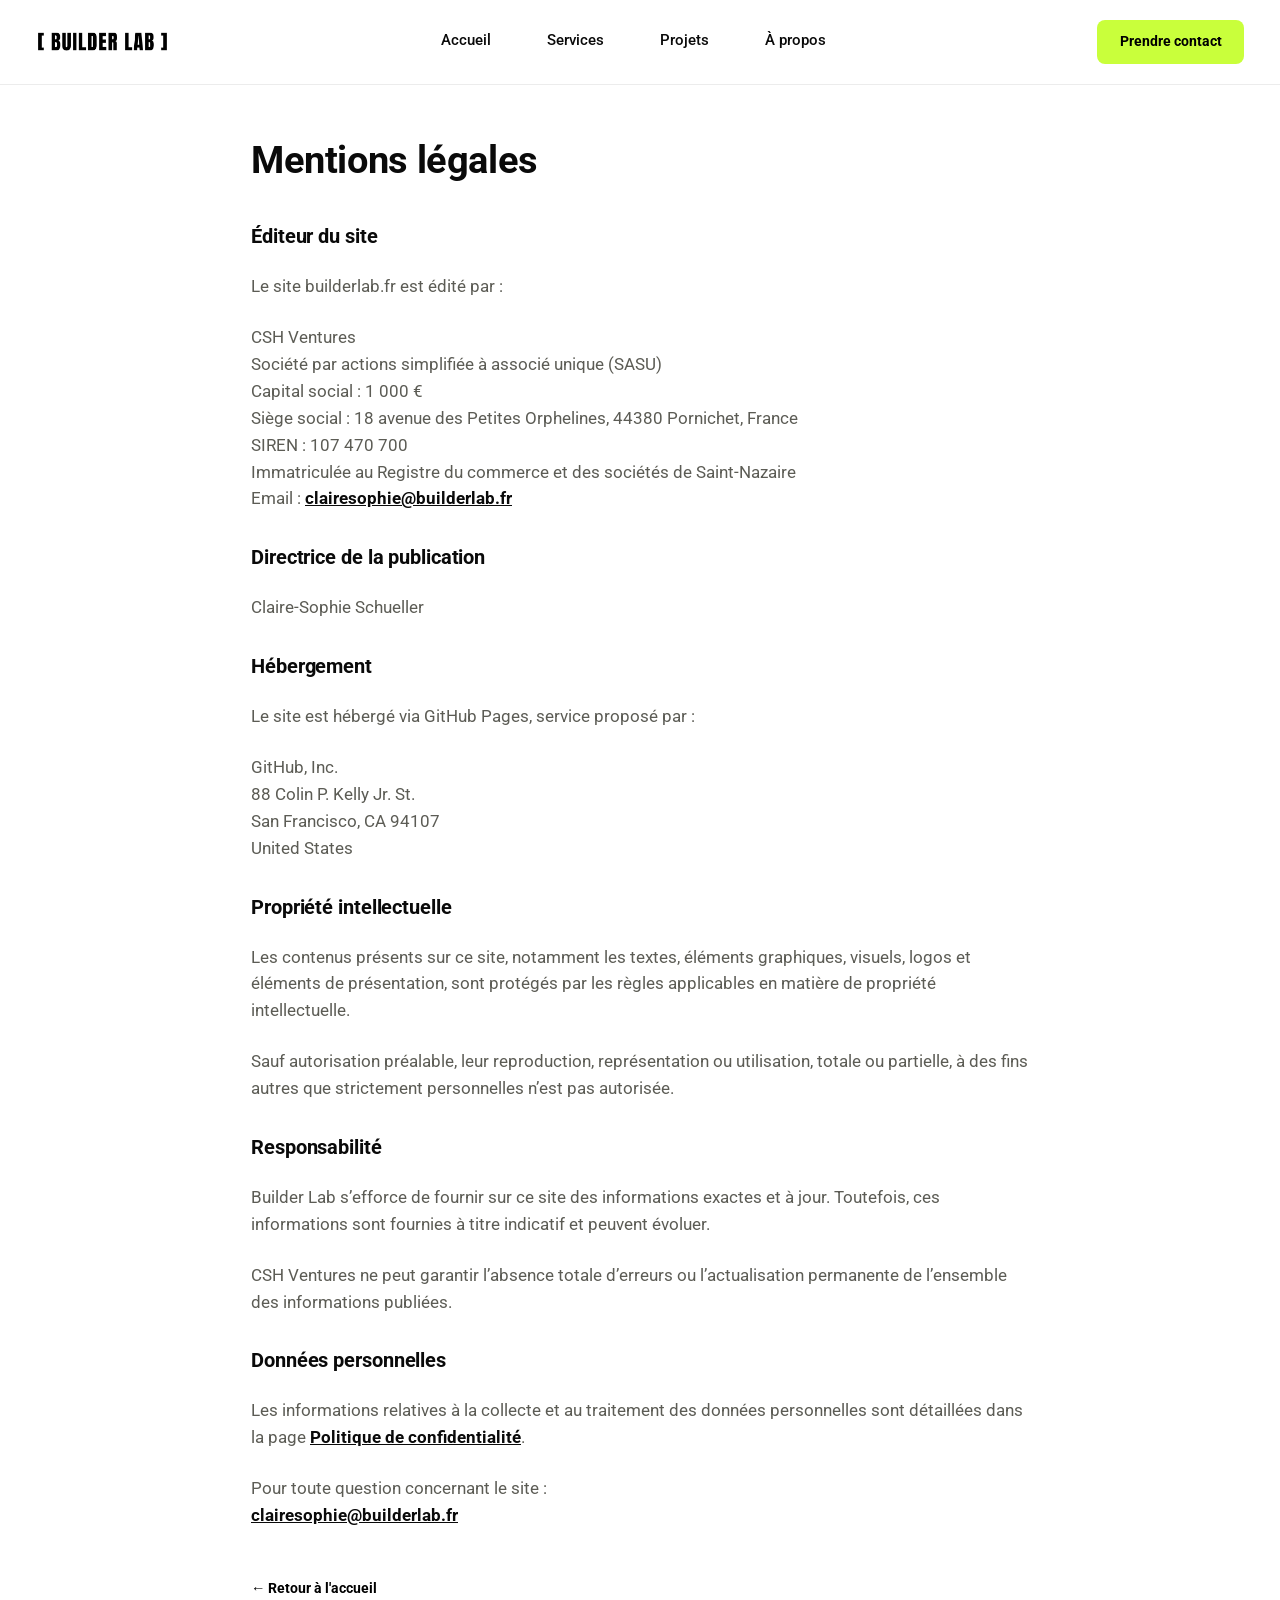
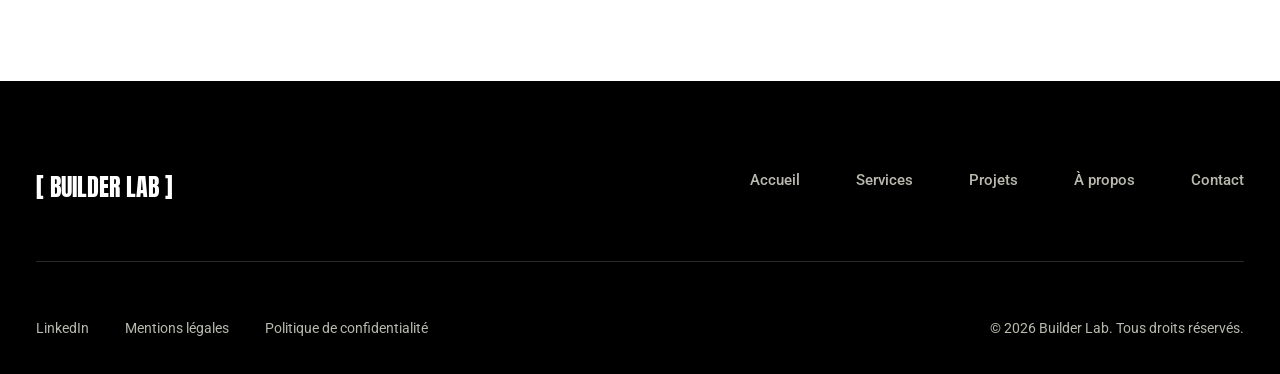
<file: mentions-legales.html>
<!doctype html>
<html lang="fr">
<head>
<meta charset="UTF-8">
<meta name="viewport" content="width=device-width, initial-scale=1.0">
<title>Mentions légales — Builder Lab</title>
<meta name="description" content="Mentions légales de Builder Lab.">
<meta name="robots" content="index, follow">
<link rel="canonical" href="https://builderlab.fr/mentions-legales.html">
<meta property="og:title" content="Mentions légales — Builder Lab">
<meta property="og:description" content="Mentions légales de Builder Lab.">
<meta property="og:type" content="website">
<meta property="og:url" content="https://builderlab.fr/mentions-legales.html">
<meta property="og:image" content="https://builderlab.fr/assets/hero-atelier-builder-lab.webp">
<meta name="twitter:card" content="summary_large_image">
<meta name="twitter:title" content="Mentions légales — Builder Lab">
<meta name="twitter:description" content="Mentions légales de Builder Lab.">
<meta name="twitter:image" content="https://builderlab.fr/assets/hero-atelier-builder-lab.webp">
<link rel="icon" type="image/png" href="assets/favicon.png">

<link rel="preconnect" href="https://fonts.googleapis.com">
<link rel="preconnect" href="https://fonts.gstatic.com" crossorigin>
<link href="https://fonts.googleapis.com/css2?family=Anton&family=Roboto:wght@400;500;700&display=swap" rel="stylesheet">

<link rel="stylesheet" href="styles.css">
</head>
<body>

<a href="#main" class="skip-link">Aller au contenu principal</a>

<header class="site-header" id="site-header">
  <div class="container header-inner">
    <a href="index.html" class="logo" aria-label="Builder Lab — accueil">
      <img src="assets/logo-builder-lab.png" alt="Builder Lab" class="logo-img">
    </a>
    <nav class="site-nav" aria-label="Navigation principale">
      <a href="index.html">Accueil</a>
      <a href="index.html#services">Services</a>
      <a href="projets.html">Projets</a>
      <a href="a-propos.html">À propos</a>
    </nav>
    <div class="header-actions">
      <a href="contact.html" class="btn btn-primary">Prendre contact</a>
      <button class="nav-toggle" id="nav-toggle" type="button" aria-expanded="false" aria-controls="mobile-nav" aria-label="Ouvrir le menu">
        <span class="nav-toggle-bar"></span>
        <span class="nav-toggle-bar"></span>
        <span class="nav-toggle-bar"></span>
      </button>
    </div>
  </div>
</header>

<nav class="mobile-nav" id="mobile-nav" aria-label="Navigation mobile">
  <ul class="mobile-nav-list">
    <li><a href="index.html">Accueil</a></li>
    <li><a href="index.html#services">Services</a></li>
    <li><a href="projets.html">Projets</a></li>
    <li><a href="a-propos.html">À propos</a></li>
    <li><a href="contact.html">Contact</a></li>
  </ul>
  <a href="contact.html" class="btn btn-primary">Prendre contact</a>
</nav>

<main id="main">
  <section class="page-content">
    <div class="container page-content-inner page-content-inner--legal">
      <h1>Mentions légales</h1>

      <h2>Éditeur du site</h2>
      <p>Le site builderlab.fr est édité par&nbsp;:</p>
      <p>
        CSH Ventures<br>
        Société par actions simplifiée à associé unique (SASU)<br>
        Capital social&nbsp;: 1&nbsp;000&nbsp;€<br>
        Siège social&nbsp;: 18 avenue des Petites Orphelines, 44380&nbsp;Pornichet, France<br>
        SIREN&nbsp;: 107&nbsp;470&nbsp;700<br>
        Immatriculée au Registre du commerce et des sociétés de Saint-Nazaire<br>
        Email&nbsp;: <a href="mailto:clairesophie@builderlab.fr">clairesophie@builderlab.fr</a>
      </p>

      <h2>Directrice de la publication</h2>
      <p>Claire-Sophie Schueller</p>

      <h2>Hébergement</h2>
      <p>Le site est hébergé via GitHub Pages, service proposé par&nbsp;:</p>
      <p>
        GitHub, Inc.<br>
        88 Colin P. Kelly Jr. St.<br>
        San Francisco, CA 94107<br>
        United States
      </p>

      <h2>Propriété intellectuelle</h2>
      <p>Les contenus présents sur ce site, notamment les textes, éléments graphiques, visuels, logos et éléments de présentation, sont protégés par les règles applicables en matière de propriété intellectuelle.</p>
      <p>Sauf autorisation préalable, leur reproduction, représentation ou utilisation, totale ou partielle, à des fins autres que strictement personnelles n’est pas autorisée.</p>

      <h2>Responsabilité</h2>
      <p>Builder Lab s’efforce de fournir sur ce site des informations exactes et à jour. Toutefois, ces informations sont fournies à titre indicatif et peuvent évoluer.</p>
      <p>CSH Ventures ne peut garantir l’absence totale d’erreurs ou l’actualisation permanente de l’ensemble des informations publiées.</p>

      <h2>Données personnelles</h2>
      <p>Les informations relatives à la collecte et au traitement des données personnelles sont détaillées dans la page <a href="politique-confidentialite.html">Politique de confidentialité</a>.</p>
      <p>Pour toute question concernant le site&nbsp;:<br><a href="mailto:clairesophie@builderlab.fr">clairesophie@builderlab.fr</a></p>

      <p><a href="index.html" class="link-back">&larr; Retour à l'accueil</a></p>
    </div>
  </section>
</main>

<footer class="site-footer">
  <div class="container">
    <div class="footer-top">
      <a href="index.html" class="footer-logo">[ Builder Lab ]</a>
      <nav class="footer-nav" aria-label="Liens de navigation">
        <a href="index.html">Accueil</a>
        <a href="index.html#services">Services</a>
        <a href="projets.html">Projets</a>
        <a href="a-propos.html">À propos</a>
        <a href="contact.html">Contact</a>
      </nav>
    </div>
    <div class="footer-bottom">
      <div class="footer-legal">
        <a href="https://www.linkedin.com/in/clairesophieschueller/" target="_blank" rel="noopener noreferrer">LinkedIn</a>
        <a href="mentions-legales.html">Mentions légales</a>
        <a href="politique-confidentialite.html">Politique de confidentialité</a>
      </div>
      <p class="footer-copyright">&copy; 2026 Builder Lab. Tous droits réservés.</p>
    </div>
  </div>
</footer>

<script src="script.js"></script>
</body>
</html>
</file>
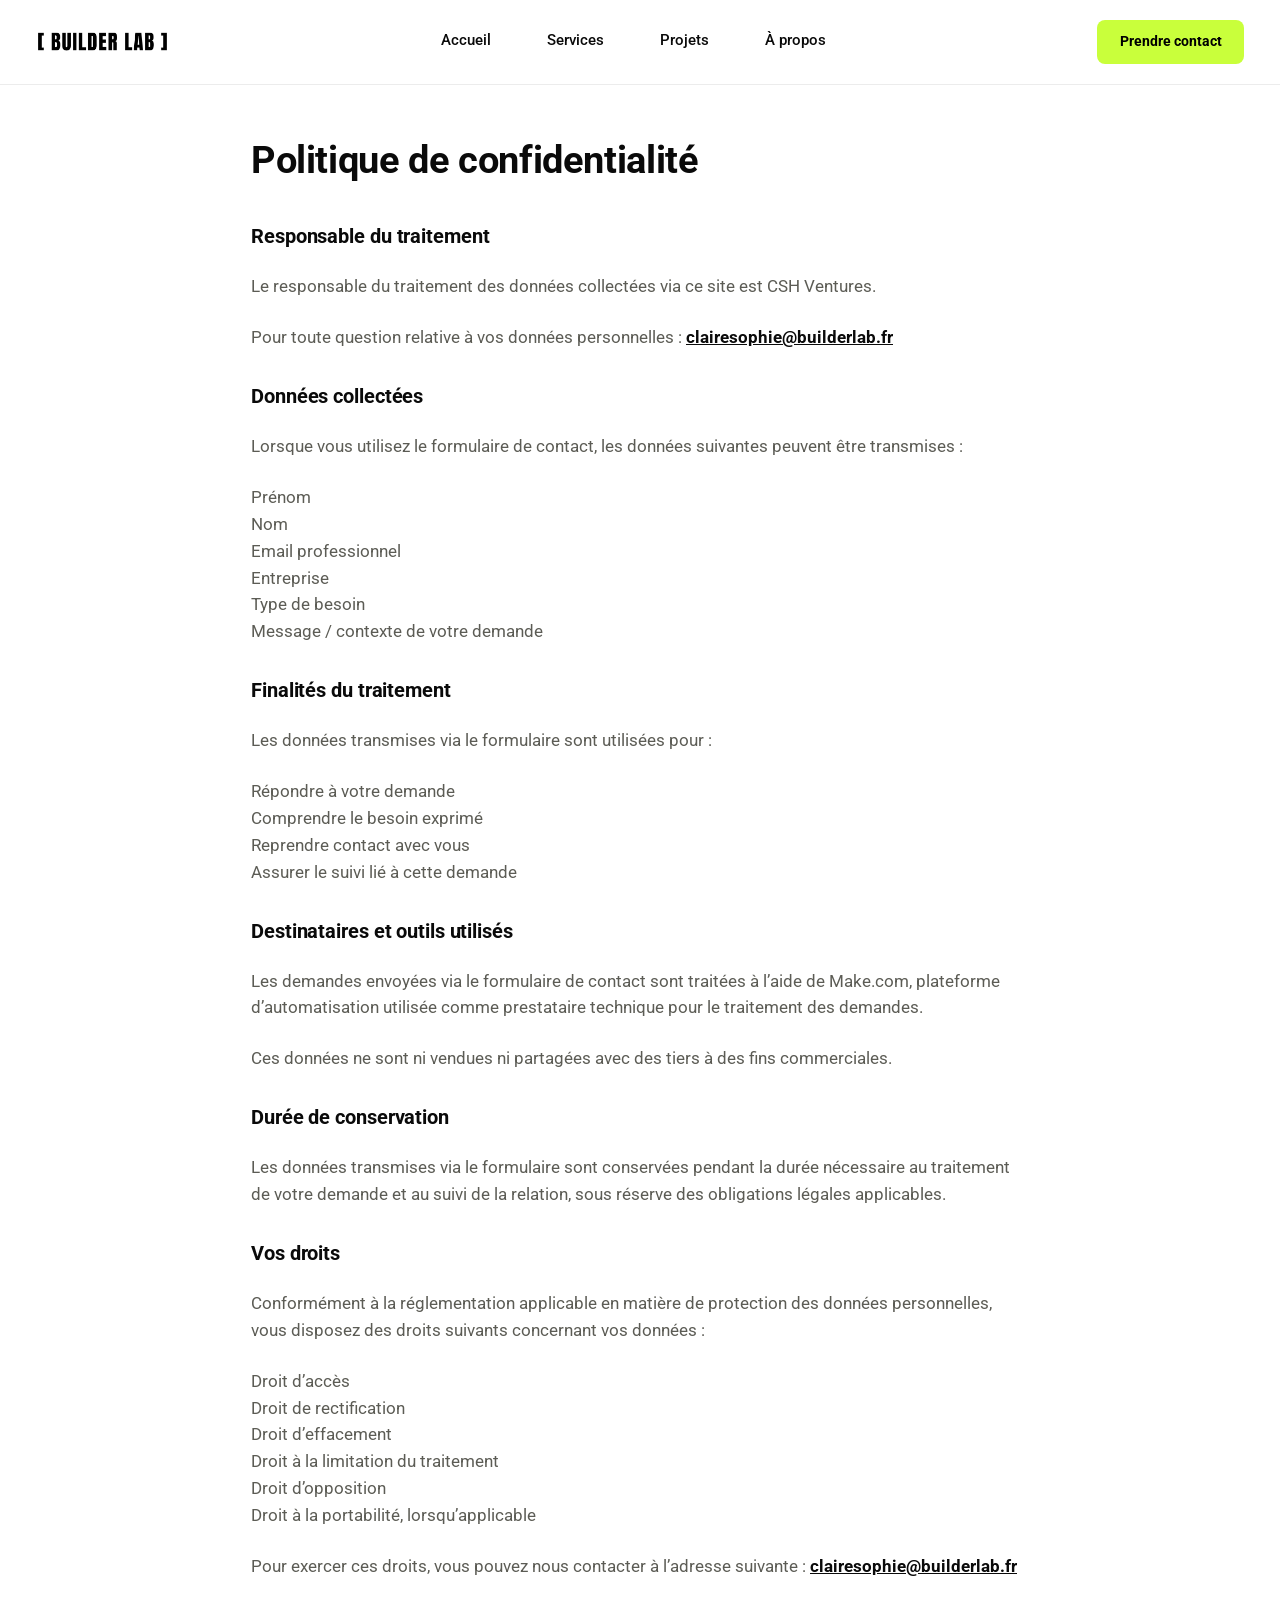
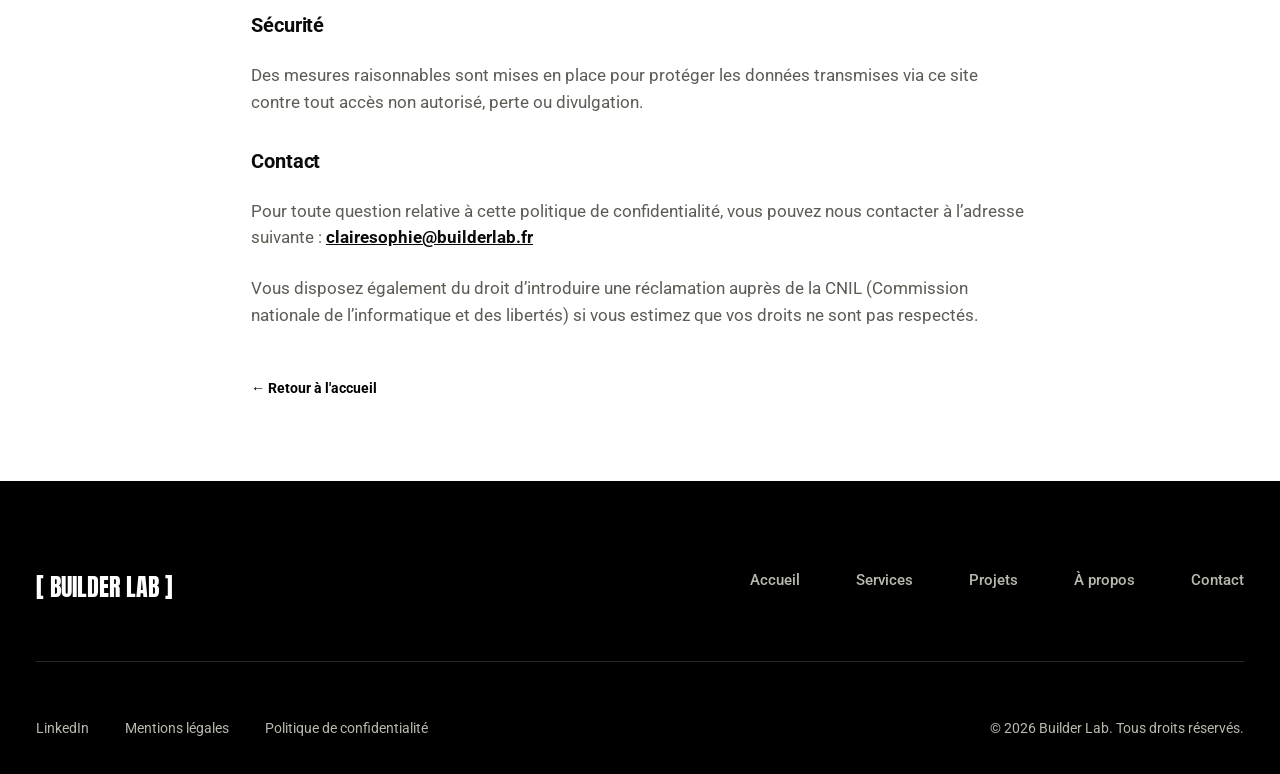
<file: politique-confidentialite.html>
<!doctype html>
<html lang="fr">
<head>
<meta charset="UTF-8">
<meta name="viewport" content="width=device-width, initial-scale=1.0">
<title>Politique de confidentialité — Builder Lab</title>
<meta name="description" content="Politique de confidentialité et traitement des données personnelles de Builder Lab.">
<meta name="robots" content="index, follow">
<link rel="canonical" href="https://builderlab.fr/politique-confidentialite.html">
<meta property="og:title" content="Politique de confidentialité — Builder Lab">
<meta property="og:description" content="Politique de confidentialité et traitement des données personnelles de Builder Lab.">
<meta property="og:type" content="website">
<meta property="og:url" content="https://builderlab.fr/politique-confidentialite.html">
<meta property="og:image" content="https://builderlab.fr/assets/hero-atelier-builder-lab.webp">
<meta name="twitter:card" content="summary_large_image">
<meta name="twitter:title" content="Politique de confidentialité — Builder Lab">
<meta name="twitter:description" content="Politique de confidentialité et traitement des données personnelles de Builder Lab.">
<meta name="twitter:image" content="https://builderlab.fr/assets/hero-atelier-builder-lab.webp">
<link rel="icon" type="image/png" href="assets/favicon.png">

<link rel="preconnect" href="https://fonts.googleapis.com">
<link rel="preconnect" href="https://fonts.gstatic.com" crossorigin>
<link href="https://fonts.googleapis.com/css2?family=Anton&family=Roboto:wght@400;500;700&display=swap" rel="stylesheet">

<link rel="stylesheet" href="styles.css">
</head>
<body>

<a href="#main" class="skip-link">Aller au contenu principal</a>

<header class="site-header" id="site-header">
  <div class="container header-inner">
    <a href="index.html" class="logo" aria-label="Builder Lab — accueil">
      <img src="assets/logo-builder-lab.png" alt="Builder Lab" class="logo-img">
    </a>
    <nav class="site-nav" aria-label="Navigation principale">
      <a href="index.html">Accueil</a>
      <a href="index.html#services">Services</a>
      <a href="projets.html">Projets</a>
      <a href="a-propos.html">À propos</a>
    </nav>
    <div class="header-actions">
      <a href="contact.html" class="btn btn-primary">Prendre contact</a>
      <button class="nav-toggle" id="nav-toggle" type="button" aria-expanded="false" aria-controls="mobile-nav" aria-label="Ouvrir le menu">
        <span class="nav-toggle-bar"></span>
        <span class="nav-toggle-bar"></span>
        <span class="nav-toggle-bar"></span>
      </button>
    </div>
  </div>
</header>

<nav class="mobile-nav" id="mobile-nav" aria-label="Navigation mobile">
  <ul class="mobile-nav-list">
    <li><a href="index.html">Accueil</a></li>
    <li><a href="index.html#services">Services</a></li>
    <li><a href="projets.html">Projets</a></li>
    <li><a href="a-propos.html">À propos</a></li>
    <li><a href="contact.html">Contact</a></li>
  </ul>
  <a href="contact.html" class="btn btn-primary">Prendre contact</a>
</nav>

<main id="main">
  <section class="page-content">
    <div class="container page-content-inner page-content-inner--legal">
      <h1>Politique de confidentialité</h1>

      <h2>Responsable du traitement</h2>
      <p>Le responsable du traitement des données collectées via ce site est CSH Ventures.</p>
      <p>Pour toute question relative à vos données personnelles&nbsp;: <a href="mailto:clairesophie@builderlab.fr">clairesophie@builderlab.fr</a></p>

      <h2>Données collectées</h2>
      <p>Lorsque vous utilisez le formulaire de contact, les données suivantes peuvent être transmises&nbsp;:</p>
      <p>
        Prénom<br>
        Nom<br>
        Email professionnel<br>
        Entreprise<br>
        Type de besoin<br>
        Message&nbsp;/ contexte de votre demande
      </p>

      <h2>Finalités du traitement</h2>
      <p>Les données transmises via le formulaire sont utilisées pour&nbsp;:</p>
      <p>
        Répondre à votre demande<br>
        Comprendre le besoin exprimé<br>
        Reprendre contact avec vous<br>
        Assurer le suivi lié à cette demande
      </p>

      <h2>Destinataires et outils utilisés</h2>
      <p>Les demandes envoyées via le formulaire de contact sont traitées à l’aide de Make.com, plateforme d’automatisation utilisée comme prestataire technique pour le traitement des demandes.</p>
      <p>Ces données ne sont ni vendues ni partagées avec des tiers à des fins commerciales.</p>

      <h2>Durée de conservation</h2>
      <p>Les données transmises via le formulaire sont conservées pendant la durée nécessaire au traitement de votre demande et au suivi de la relation, sous réserve des obligations légales applicables.</p>

      <h2>Vos droits</h2>
      <p>Conformément à la réglementation applicable en matière de protection des données personnelles, vous disposez des droits suivants concernant vos données&nbsp;:</p>
      <p>
        Droit d’accès<br>
        Droit de rectification<br>
        Droit d’effacement<br>
        Droit à la limitation du traitement<br>
        Droit d’opposition<br>
        Droit à la portabilité, lorsqu’applicable
      </p>
      <p>Pour exercer ces droits, vous pouvez nous contacter à l’adresse suivante&nbsp;: <a href="mailto:clairesophie@builderlab.fr">clairesophie@builderlab.fr</a></p>

      <h2>Sécurité</h2>
      <p>Des mesures raisonnables sont mises en place pour protéger les données transmises via ce site contre tout accès non autorisé, perte ou divulgation.</p>

      <h2>Contact</h2>
      <p>Pour toute question relative à cette politique de confidentialité, vous pouvez nous contacter à l’adresse suivante&nbsp;: <a href="mailto:clairesophie@builderlab.fr">clairesophie@builderlab.fr</a></p>
      <p>Vous disposez également du droit d’introduire une réclamation auprès de la CNIL (Commission nationale de l’informatique et des libertés) si vous estimez que vos droits ne sont pas respectés.</p>

      <p><a href="index.html" class="link-back">&larr; Retour à l'accueil</a></p>
    </div>
  </section>
</main>

<footer class="site-footer">
  <div class="container">
    <div class="footer-top">
      <a href="index.html" class="footer-logo">[ Builder Lab ]</a>
      <nav class="footer-nav" aria-label="Liens de navigation">
        <a href="index.html">Accueil</a>
        <a href="index.html#services">Services</a>
        <a href="projets.html">Projets</a>
        <a href="a-propos.html">À propos</a>
        <a href="contact.html">Contact</a>
      </nav>
    </div>
    <div class="footer-bottom">
      <div class="footer-legal">
        <a href="https://www.linkedin.com/in/clairesophieschueller/" target="_blank" rel="noopener noreferrer">LinkedIn</a>
        <a href="mentions-legales.html">Mentions légales</a>
        <a href="politique-confidentialite.html">Politique de confidentialité</a>
      </div>
      <p class="footer-copyright">&copy; 2026 Builder Lab. Tous droits réservés.</p>
    </div>
  </div>
</footer>

<script src="script.js"></script>
</body>
</html>
</file>
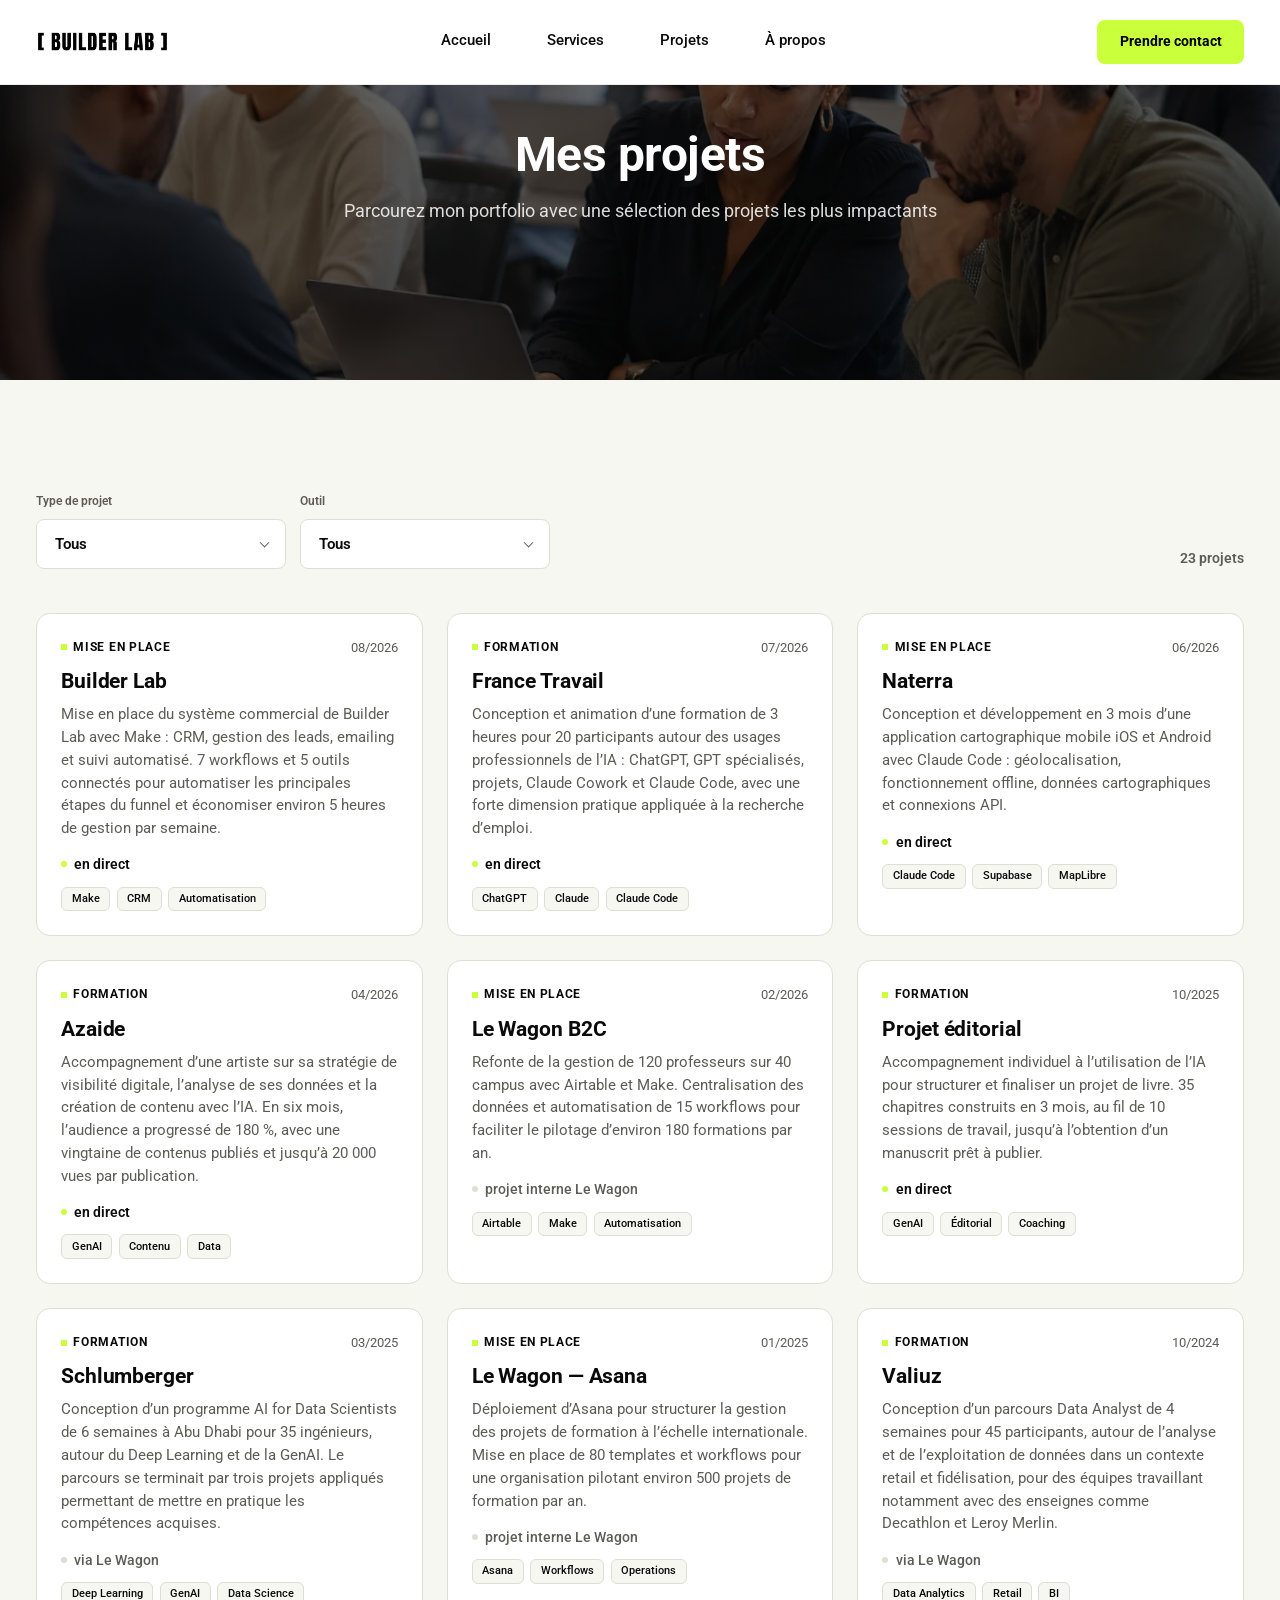
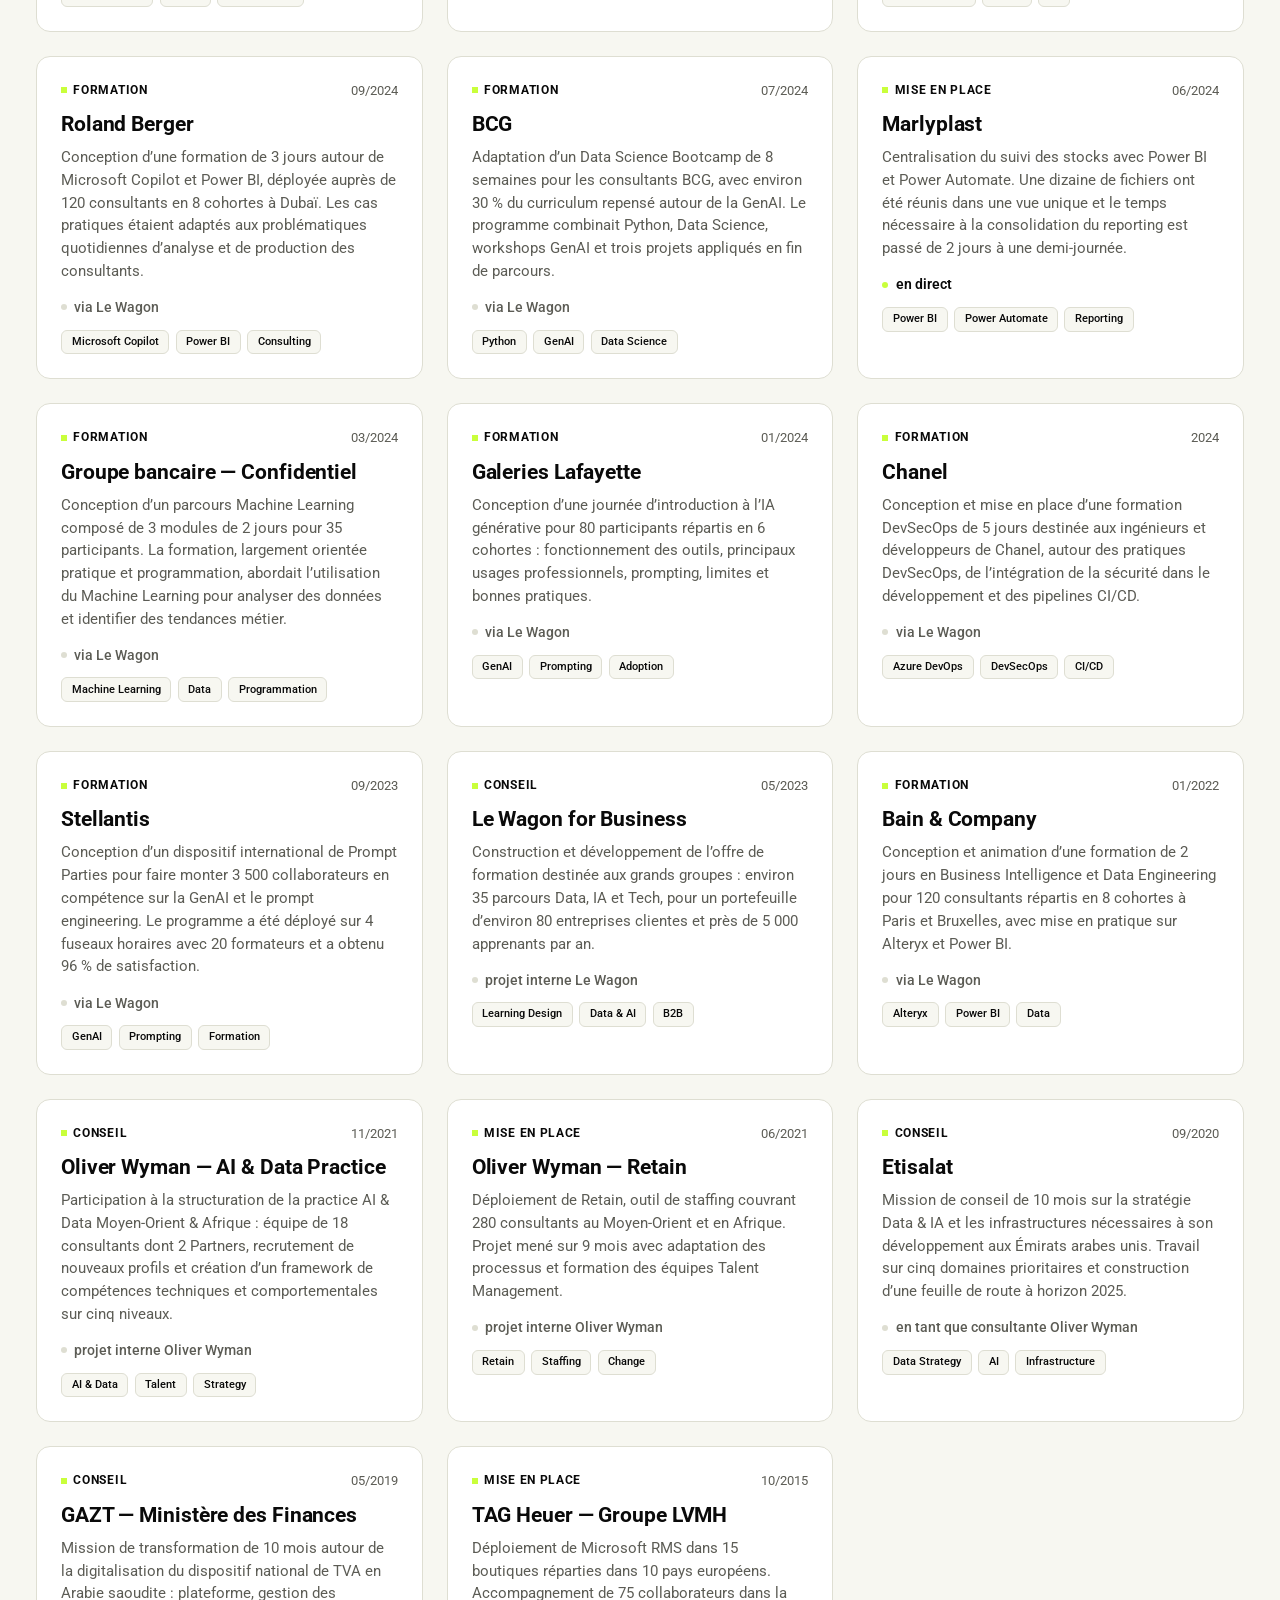
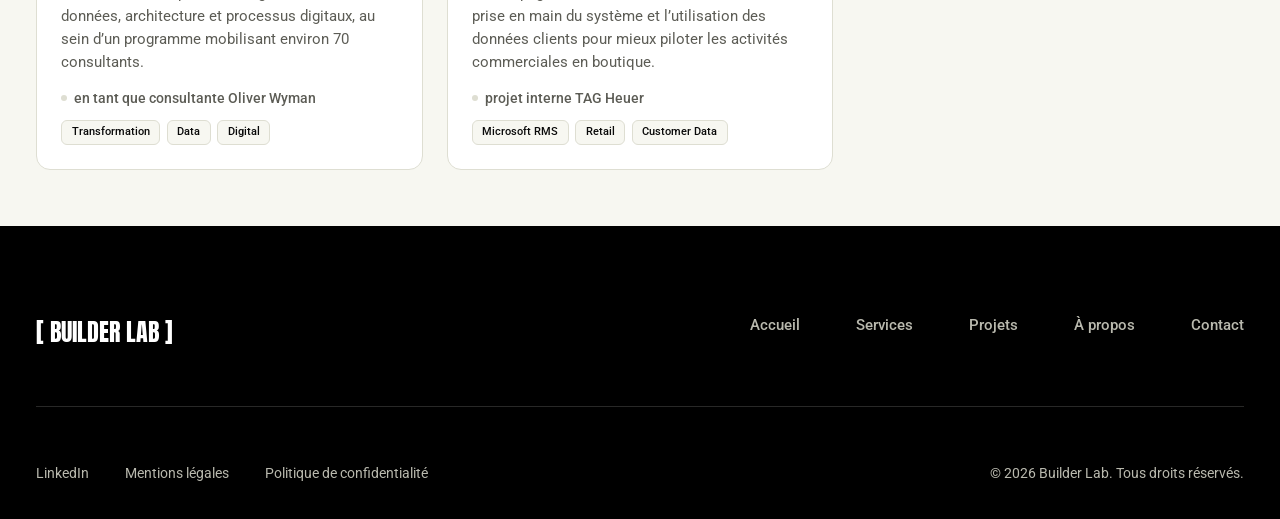
<file: projets.html>
<!doctype html>
<html lang="fr">
<head>
<meta charset="UTF-8">
<meta name="viewport" content="width=device-width, initial-scale=1.0">
<title>Projets IA, data &amp; transformation | Builder Lab</title>
<meta name="description" content="Découvrez une sélection de projets réalisés en conseil, mise en place d’outils IA, automatisation, data et formation.">
<meta name="robots" content="index, follow">
<link rel="canonical" href="https://builderlab.fr/projets.html">
<meta property="og:title" content="Projets IA, data & transformation | Builder Lab">
<meta property="og:description" content="Découvrez une sélection de projets réalisés en conseil, mise en place d’outils IA, automatisation, data et formation.">
<meta property="og:type" content="website">
<meta property="og:url" content="https://builderlab.fr/projets.html">
<meta property="og:image" content="https://builderlab.fr/assets/hero-atelier-builder-lab.webp">
<meta name="twitter:card" content="summary_large_image">
<meta name="twitter:title" content="Projets IA, data & transformation | Builder Lab">
<meta name="twitter:description" content="Découvrez une sélection de projets réalisés en conseil, mise en place d’outils IA, automatisation, data et formation.">
<meta name="twitter:image" content="https://builderlab.fr/assets/hero-atelier-builder-lab.webp">
<link rel="icon" type="image/png" href="assets/favicon.png">

<link rel="preconnect" href="https://fonts.googleapis.com">
<link rel="preconnect" href="https://fonts.gstatic.com" crossorigin>
<link rel="preload" as="image" href="assets/hero-atelier-builder-lab.webp" fetchpriority="high">
<link href="https://fonts.googleapis.com/css2?family=Anton&family=Roboto:wght@400;500;700&display=swap" rel="stylesheet">

<link rel="stylesheet" href="styles.css">
</head>
<body>

<a href="#main" class="skip-link">Aller au contenu principal</a>

<header class="site-header" id="site-header">
  <div class="container header-inner">
    <a href="index.html" class="logo" aria-label="Builder Lab — accueil">
      <img src="assets/logo-builder-lab.png" alt="Builder Lab" class="logo-img">
    </a>
    <nav class="site-nav" aria-label="Navigation principale">
      <a href="index.html">Accueil</a>
      <a href="index.html#services">Services</a>
      <a href="projets.html">Projets</a>
      <a href="a-propos.html">À propos</a>
    </nav>
    <div class="header-actions">
      <a href="contact.html" class="btn btn-primary">Prendre contact</a>
      <button class="nav-toggle" id="nav-toggle" type="button" aria-expanded="false" aria-controls="mobile-nav" aria-label="Ouvrir le menu">
        <span class="nav-toggle-bar"></span>
        <span class="nav-toggle-bar"></span>
        <span class="nav-toggle-bar"></span>
      </button>
    </div>
  </div>
</header>

<nav class="mobile-nav" id="mobile-nav" aria-label="Navigation mobile">
  <ul class="mobile-nav-list">
    <li><a href="index.html">Accueil</a></li>
    <li><a href="index.html#services">Services</a></li>
    <li><a href="projets.html">Projets</a></li>
    <li><a href="a-propos.html">À propos</a></li>
    <li><a href="contact.html">Contact</a></li>
  </ul>
  <a href="contact.html" class="btn btn-primary">Prendre contact</a>
</nav>

<main id="main">

  <section class="internal-hero">
    <div class="container internal-hero-inner">
      <h1 class="internal-hero-title">Mes projets</h1>
      <p class="internal-hero-sub">Parcourez mon portfolio avec une sélection des projets les plus impactants</p>
    </div>
  </section>

  <section class="section-pad section-pad--tight projects-catalog">
    <div class="container">
      <div class="projects-toolbar" data-reveal>
        <div class="projects-toolbar-filters">
          <div class="filter-field">
            <label class="filter-field-label" for="filter-type-select">Type de projet</label>
            <div class="select-wrap">
              <select id="filter-type-select" class="select-control">
                <option value="all" selected>Tous</option>
                <option value="Conseil">Conseil</option>
                <option value="Mise en place">Mise en place</option>
                <option value="Formation">Formation</option>
              </select>
            </div>
          </div>
          <div class="filter-field">
            <label class="filter-field-label" for="filter-tool-select">Outil</label>
            <div class="select-wrap">
              <select id="filter-tool-select" class="select-control">
                <option value="all" selected>Tous</option>
                <option value="ChatGPT">ChatGPT</option>
                <option value="Claude">Claude</option>
                <option value="Claude Code">Claude Code</option>
                <option value="Make">Make</option>
                <option value="Airtable">Airtable</option>
                <option value="Asana">Asana</option>
                <option value="Power BI">Power BI</option>
                <option value="Power Automate">Power Automate</option>
                <option value="Microsoft Copilot">Microsoft Copilot</option>
                <option value="Python">Python</option>
                <option value="Alteryx">Alteryx</option>
                <option value="Azure DevOps">Azure DevOps</option>
              </select>
            </div>
          </div>
        </div>
        <p class="projects-count" id="projects-count">23 projets</p>
      </div>

      <div class="projects-grid" id="projects-grid" data-reveal></div>

      <div class="projects-empty" id="projects-empty" hidden>
        <p>Aucun projet ne correspond à ces filtres.</p>
        <button type="button" id="projects-reset" class="projects-reset-btn">Réinitialiser les filtres</button>
      </div>
    </div>
  </section>

</main>

<footer class="site-footer">
  <div class="container">
    <div class="footer-top">
      <a href="index.html" class="footer-logo">[ Builder Lab ]</a>
      <nav class="footer-nav" aria-label="Liens de navigation">
        <a href="index.html">Accueil</a>
        <a href="index.html#services">Services</a>
        <a href="projets.html">Projets</a>
        <a href="a-propos.html">À propos</a>
        <a href="contact.html">Contact</a>
      </nav>
    </div>
    <div class="footer-bottom">
      <div class="footer-legal">
        <a href="https://www.linkedin.com/in/clairesophieschueller/" target="_blank" rel="noopener noreferrer">LinkedIn</a>
        <a href="mentions-legales.html">Mentions légales</a>
        <a href="politique-confidentialite.html">Politique de confidentialité</a>
      </div>
      <p class="footer-copyright">&copy; 2026 Builder Lab. Tous droits réservés.</p>
    </div>
  </div>
</footer>

<script src="projects-data.js"></script>
<script src="script.js"></script>
</body>
</html>
</file>
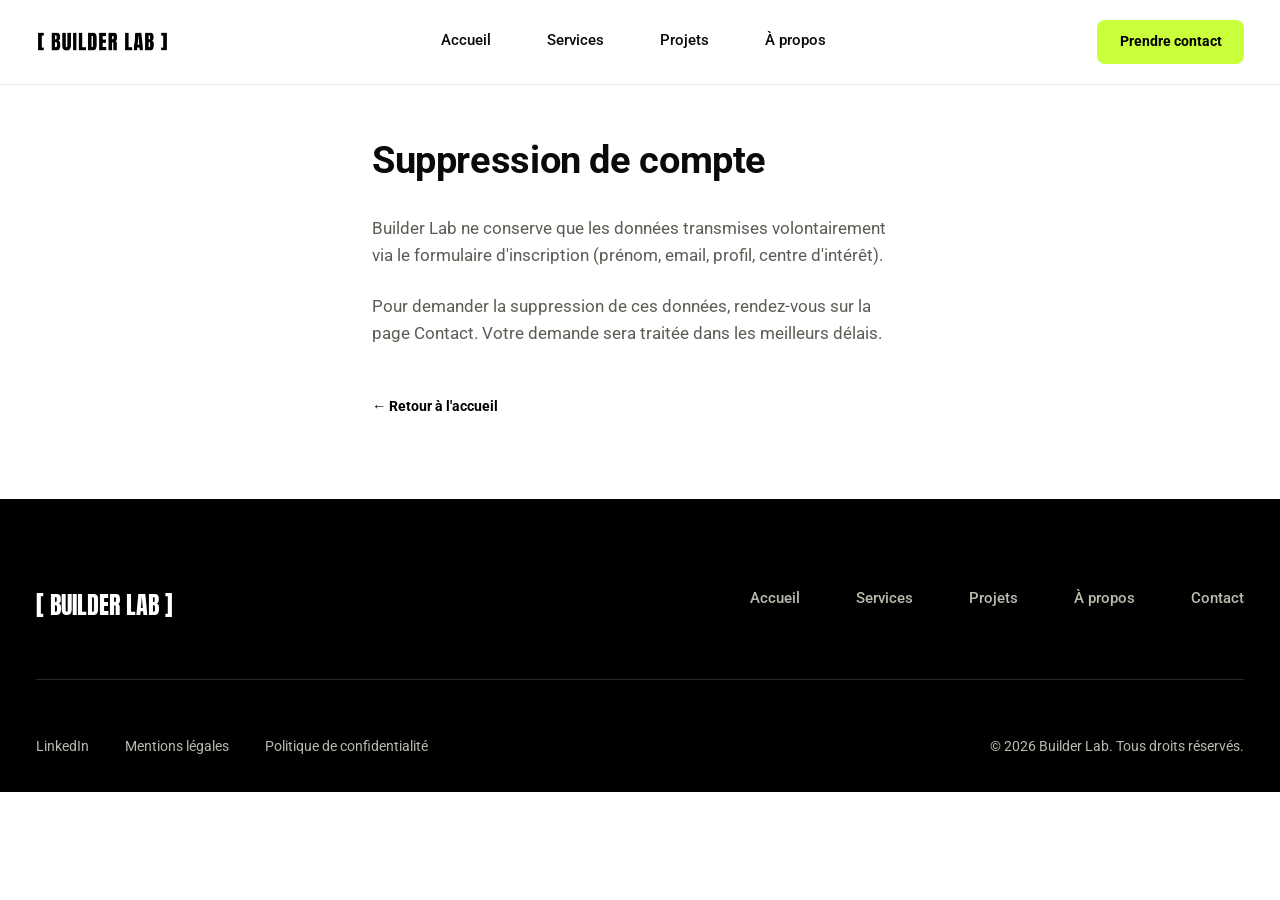
<file: suppression-compte.html>
<!doctype html>
<html lang="fr">
<head>
<meta charset="UTF-8">
<meta name="viewport" content="width=device-width, initial-scale=1.0">
<title>Suppression de compte — Builder Lab</title>
<meta name="description" content="Comment demander la suppression de vos données auprès de Builder Lab.">
<meta name="robots" content="noindex, follow">
<link rel="icon" type="image/png" href="assets/favicon.png">

<link rel="preconnect" href="https://fonts.googleapis.com">
<link rel="preconnect" href="https://fonts.gstatic.com" crossorigin>
<link href="https://fonts.googleapis.com/css2?family=Anton&family=Roboto:wght@400;500;700&display=swap" rel="stylesheet">

<link rel="stylesheet" href="styles.css">
</head>
<body>

<a href="#main" class="skip-link">Aller au contenu principal</a>

<header class="site-header" id="site-header">
  <div class="container header-inner">
    <a href="index.html" class="logo" aria-label="Builder Lab — accueil">
      <img src="assets/logo-builder-lab.png" alt="Builder Lab" class="logo-img">
    </a>
    <nav class="site-nav" aria-label="Navigation principale">
      <a href="index.html">Accueil</a>
      <a href="index.html#services">Services</a>
      <a href="projets.html">Projets</a>
      <a href="a-propos.html">À propos</a>
    </nav>
    <div class="header-actions">
      <a href="contact.html" class="btn btn-primary">Prendre contact</a>
      <button class="nav-toggle" id="nav-toggle" type="button" aria-expanded="false" aria-controls="mobile-nav" aria-label="Ouvrir le menu">
        <span class="nav-toggle-bar"></span>
        <span class="nav-toggle-bar"></span>
        <span class="nav-toggle-bar"></span>
      </button>
    </div>
  </div>
</header>

<nav class="mobile-nav" id="mobile-nav" aria-label="Navigation mobile">
  <ul class="mobile-nav-list">
    <li><a href="index.html">Accueil</a></li>
    <li><a href="index.html#services">Services</a></li>
    <li><a href="projets.html">Projets</a></li>
    <li><a href="a-propos.html">À propos</a></li>
    <li><a href="contact.html">Contact</a></li>
  </ul>
  <a href="contact.html" class="btn btn-primary">Prendre contact</a>
</nav>

<main id="main">
  <section class="page-content">
    <div class="container page-content-inner">
      <h1>Suppression de compte</h1>
      <p>Builder Lab ne conserve que les données transmises volontairement via le formulaire d'inscription (prénom, email, profil, centre d'intérêt).</p>
      <p>Pour demander la suppression de ces données, rendez-vous sur la page Contact. Votre demande sera traitée dans les meilleurs délais.</p>
      <p><a href="index.html" class="link-back">&larr; Retour à l'accueil</a></p>
    </div>
  </section>
</main>

<footer class="site-footer">
  <div class="container">
    <div class="footer-top">
      <a href="index.html" class="footer-logo">[ Builder Lab ]</a>
      <nav class="footer-nav" aria-label="Liens de navigation">
        <a href="index.html">Accueil</a>
        <a href="index.html#services">Services</a>
        <a href="projets.html">Projets</a>
        <a href="a-propos.html">À propos</a>
        <a href="contact.html">Contact</a>
      </nav>
    </div>
    <div class="footer-bottom">
      <div class="footer-legal">
        <a href="https://www.linkedin.com/in/clairesophieschueller/" target="_blank" rel="noopener noreferrer">LinkedIn</a>
        <a href="mentions-legales.html">Mentions légales</a>
        <a href="politique-confidentialite.html">Politique de confidentialité</a>
      </div>
      <p class="footer-copyright">&copy; 2026 Builder Lab. Tous droits réservés.</p>
    </div>
  </div>
</footer>

<script src="script.js"></script>
</body>
</html>
</file>
<file: styles.css>
/* ==========================================================================
   Builder Lab — Design tokens
   ========================================================================== */

:root {
  --color-black: #000000;
  --color-ink: #0A0A0A;
  --color-white: #FFFFFF;
  --color-offwhite: #F7F7F1;
  --color-cream: #F1F0E8;
  --color-text-gray: #5C5C55;
  --color-text-gray-on-dark: #B9B9AE;
  --color-border: #DEDED2;
  --color-border-on-dark: rgba(247, 247, 241, 0.16);
  --color-accent: #C9FF3B;
  --color-accent-dim: #A8DB2E;

  --font-display: "Anton", "Arial Narrow", sans-serif;
  --font-body: "Roboto", -apple-system, BlinkMacSystemFont, "Segoe UI", Helvetica, Arial, sans-serif;

  --container-width: 1280px;

  --space-2xs: 0.625rem;
  --space-xs: 1rem;
  --space-sm: 1.5rem;
  --space-md: 2.25rem;
  --space-lg: 3.5rem;
  --space-xl: 5.5rem;
  --space-2xl: 5rem;

  --ease: cubic-bezier(0.22, 1, 0.36, 1);
  --transition-fast: 0.18s var(--ease);
  --transition-base: 0.35s var(--ease);

  --header-height: 84px;
}

/* ==========================================================================
   Reset
   ========================================================================== */

*, *::before, *::after {
  box-sizing: border-box;
}

html {
  -webkit-text-size-adjust: 100%;
}

@media (prefers-reduced-motion: no-preference) {
  html {
    scroll-behavior: smooth;
  }
}

body {
  margin: 0;
  font-family: var(--font-body);
  background: var(--color-white);
  color: var(--color-ink);
  line-height: 1.5;
  -webkit-font-smoothing: antialiased;
  -moz-osx-font-smoothing: grayscale;
  overflow-x: hidden;
}

img, picture, video, canvas, svg {
  max-width: 100%;
  display: block;
}

ul, ol {
  margin: 0;
  padding: 0;
  list-style: none;
}

a {
  color: inherit;
  text-decoration: none;
}

button {
  font-family: inherit;
  cursor: pointer;
  background: none;
  border: none;
  color: inherit;
}

h1, h2, h3, h4 {
  margin: 0;
  font-weight: 400;
  letter-spacing: -0.01em;
  line-height: 1.1;
}

p {
  margin: 0;
}

.skip-link {
  position: absolute;
  left: -9999px;
  top: 0;
  background: var(--color-black);
  color: var(--color-offwhite);
  padding: var(--space-xs) var(--space-md);
  z-index: 500;
  font-weight: 500;
}

.skip-link:focus {
  left: var(--space-xs);
  top: var(--space-xs);
}

:focus-visible {
  outline: 2px solid var(--color-black);
  outline-offset: 3px;
}

/* On dark-background sections a black outline has no contrast against
   the background — use the accent green there instead so focus stays
   visible (WCAG 2.4.7). */
.hero :focus-visible,
.manifesto :focus-visible,
.method :focus-visible,
.mobile-nav :focus-visible {
  outline-color: var(--color-accent);
}

section[id] {
  scroll-margin-top: var(--header-height);
}

/* ==========================================================================
   Layout helpers
   ========================================================================== */

.container {
  max-width: var(--container-width);
  margin: 0 auto;
  padding: 0 var(--space-md);
}

.section-pad {
  padding: var(--space-2xl) 0;
}

.section-pad--tight {
  padding: var(--space-lg) 0;
}

/* Reveal-on-scroll — content is ALWAYS visible by default (opacity is never
   touched here). JS only ever adds a class that plays a short position
   animation; if JS never runs, or the observer never fires, elements simply
   sit in their normal, fully visible resting position. Nothing can hide
   content. */
[data-reveal].reveal-play {
  animation: reveal-rise 0.5s var(--ease);
}

@keyframes reveal-rise {
  from { transform: translateY(14px); }
  to { transform: translateY(0); }
}

@media (prefers-reduced-motion: reduce) {
  [data-reveal].reveal-play {
    animation: none;
  }
}

/* ==========================================================================
   Buttons & links
   ========================================================================== */

.btn {
  display: inline-flex;
  align-items: center;
  justify-content: center;
  gap: 0.5rem;
  padding: 1rem 1.9rem;
  border-radius: 8px;
  font-family: var(--font-body);
  font-size: 0.95rem;
  font-weight: 700;
  border: 1.5px solid transparent;
  transition: background var(--transition-fast), color var(--transition-fast), border-color var(--transition-fast), transform var(--transition-fast);
  white-space: nowrap;
}

.btn:active {
  transform: translateY(1px);
}

.btn-primary {
  background: var(--color-accent);
  color: var(--color-black);
  border-color: var(--color-accent);
}

.btn-primary:hover {
  background: var(--color-black);
  color: var(--color-accent);
  border-color: var(--color-black);
}

/* ==========================================================================
   Header
   ========================================================================== */

.site-header {
  position: fixed;
  top: 0;
  left: 0;
  right: 0;
  z-index: 200;
  background: var(--color-white);
  border-bottom: 1px solid #ECECEC;
  transition: box-shadow var(--transition-base);
}

.site-header.is-scrolled {
  box-shadow: 0 1px 3px rgba(0, 0, 0, 0.04);
}

.header-inner {
  display: flex;
  align-items: center;
  justify-content: space-between;
  gap: var(--space-md);
  height: var(--header-height);
}

.logo {
  display: flex;
  align-items: center;
  flex-shrink: 0;
}

.logo-img {
  height: 26px;
  width: auto;
}

.site-nav {
  display: flex;
  align-items: center;
  gap: var(--space-lg);
}

.site-nav a {
  font-size: 0.92rem;
  font-weight: 500;
  color: var(--color-ink);
  position: relative;
  padding-bottom: 3px;
  transition: color var(--transition-fast);
}

.site-nav a::after {
  content: "";
  position: absolute;
  left: 0;
  right: 100%;
  bottom: 0;
  height: 2px;
  background: var(--color-black);
  transition: right var(--transition-base);
}

.site-nav a:hover::after {
  right: 0;
}

.header-actions {
  display: flex;
  align-items: center;
  gap: var(--space-sm);
}

.header-actions .btn {
  padding: 0.7rem 1.4rem;
  font-size: 0.88rem;
}

.nav-toggle {
  display: none;
  flex-direction: column;
  justify-content: center;
  align-items: center;
  gap: 5px;
  width: 44px;
  height: 44px;
  flex-shrink: 0;
  z-index: 210;
}

.nav-toggle-bar {
  display: block;
  width: 20px;
  height: 2px;
  background: var(--color-black);
  transition: transform var(--transition-base), opacity var(--transition-base);
}

.nav-open .nav-toggle-bar:nth-child(1) {
  transform: translateY(7px) rotate(45deg);
}

.nav-open .nav-toggle-bar:nth-child(2) {
  opacity: 0;
}

.nav-open .nav-toggle-bar:nth-child(3) {
  transform: translateY(-7px) rotate(-45deg);
}

/* ==========================================================================
   Fixed background layer (homepage only — gated by body.has-fixed-bg so
   this never applies on any other page, even though the stylesheet is
   shared). Sits behind every section at z-index 0; sections above it
   turn translucent (see each section's own rules) to let it show
   through. Reuses the exact Hero photo — no new image, one network
   fetch shared with the Hero's own <img>. Deliberately background-image
   + position:fixed rather than background-attachment:fixed, which is
   unreliable on mobile Safari. */
/* top/bottom carry the same -6% vertical overscan the Hero's own image
   used to have (relative to its 100vh box, so -6vh here) — purely to
   reproduce the exact same cover-fit scale/zoom the Hero rendered at
   before, now that this is the only copy of the photo on the page. */
body.has-fixed-bg .site-bg-fixed {
  position: fixed;
  left: 0;
  right: 0;
  top: -6vh;
  bottom: -6vh;
  z-index: 0;
  pointer-events: none;
  background-color: var(--color-ink);
  background-image: url("assets/hero-atelier-builder-lab.webp");
  background-size: cover;
  background-position: center center;
  background-repeat: no-repeat;
}

/* Everything else in normal flow must paint above the fixed layer.
   The header and mobile-nav overlay already carry their own
   position:fixed + higher z-index (200 / 190) further down this file,
   so they're deliberately left out here — this only needs to lift the
   in-flow content (main, footer) above the new z-index:0 layer. */
body.has-fixed-bg main,
body.has-fixed-bg footer {
  position: relative;
  z-index: 1;
}

/* ==========================================================================
   Hero
   ========================================================================== */

.hero {
  position: relative;
  /* The header is fixed/overlaid (out of normal flow), so it doesn't
     need to be subtracted here — a full 100vh section is what makes the
     visible area *below* the header reach exactly to the bottom of the
     viewport, with no gap before the next section. */
  min-height: 100vh;
  min-height: 100svh;
  display: flex;
  align-items: flex-end;
  overflow: hidden;
}

/* No image here — the Hero is transparent, revealing .site-bg-fixed
   behind it. This overlay only darkens that shared layer for text
   contrast; it must never carry its own background-image. */
.hero::before {
  content: "";
  position: absolute;
  inset: 0;
  z-index: 1;
  pointer-events: none;
  background:
    linear-gradient(180deg, rgba(0, 0, 0, 0.55) 0%, rgba(0, 0, 0, 0.35) 38%, rgba(0, 0, 0, 0.78) 100%),
    linear-gradient(90deg, rgba(0, 0, 0, 0.55) 0%, rgba(0, 0, 0, 0.15) 55%, rgba(0, 0, 0, 0.15) 100%);
}

.hero-inner {
  position: relative;
  z-index: 2;
  width: 100%;
  /* padding-top/bottom only — the shared .container class already sets
     left/right padding on this same element; a shorthand here would
     silently override it back to 0 (same specificity, later in source). */
  padding-top: calc(var(--header-height) + var(--space-lg));
  padding-bottom: var(--space-2xl);
}

.hero-copy {
  max-width: 37rem;
}

/* Sober badge: a tinted, semi-transparent fill of the Builder Lab green
   plus a matching border — reads clearly on the dark hero photo without
   any glow/neon effect. Radius matches the site's .btn-primary pill. */
.hero-tag {
  display: inline-flex;
  align-items: center;
  margin-bottom: var(--space-sm);
  padding: 0.5rem 1rem;
  border-radius: 8px;
  border: 1px solid rgba(201, 255, 59, 0.45);
  background: rgba(201, 255, 59, 0.12);
  font-size: 0.78rem;
  font-weight: 600;
  letter-spacing: 0.08em;
  text-transform: uppercase;
  color: var(--color-accent);
}

.hero h1 {
  font-family: var(--font-display);
  font-weight: 400;
  text-transform: uppercase;
  color: var(--color-white);
  font-size: clamp(1.9rem, 3.6vw, 4.1rem);
  line-height: 1.05;
  letter-spacing: 0.015em;
}

/* Forces the exact 3-line desktop split; switched off below 1024px so
   smaller viewports reflow the title naturally instead of inheriting
   desktop-only line breaks. */
@media (max-width: 1023px) {
  .hero-title-break {
    display: none;
  }
}

.hero-subtitle {
  max-width: 28rem;
  margin-top: var(--space-md);
  color: rgba(255, 255, 255, 0.9);
  font-size: 1.05rem;
  line-height: 1.55;
}

.hero-cta {
  display: flex;
  align-items: center;
  gap: var(--space-md);
  flex-wrap: wrap;
  margin-top: var(--space-md);
}

/* Every primary CTA that needs the rounded "pill" treatment (as opposed
   to the sharp default .btn-primary) shares this one rule for shape —
   radius and border are never redeclared per-context, only sized. The
   header/mobile-nav "Contactez-moi" button intentionally reuses this
   exact rule so it can never visually drift from the Hero CTA again. */
.hero-cta .btn-primary,
.header-actions .btn-primary,
.mobile-nav .btn-primary {
  border-radius: 8px;
  border-width: 0;
}

.hero-cta .btn-primary {
  padding: 0.85rem 1.6rem;
  font-size: 0.92rem;
}

.scroll-cue {
  position: absolute;
  right: var(--space-md);
  bottom: var(--space-md);
  z-index: 2;
  display: flex;
  align-items: center;
  gap: 0.6rem;
  color: rgba(255, 255, 255, 0.65);
  font-size: 0.78rem;
  font-weight: 500;
  letter-spacing: 0.08em;
  text-transform: uppercase;
}

.scroll-cue-line {
  width: 1px;
  height: 34px;
  background: rgba(255, 255, 255, 0.4);
  position: relative;
  overflow: hidden;
}

@media (prefers-reduced-motion: no-preference) {
  .scroll-cue-line::after {
    content: "";
    position: absolute;
    left: 0;
    top: -100%;
    width: 100%;
    height: 100%;
    background: var(--color-accent);
    animation: scroll-cue 2.2s var(--ease) infinite;
  }
}

@keyframes scroll-cue {
  0% { top: -100%; }
  60% { top: 100%; }
  100% { top: 100%; }
}

@media (max-width: 720px) {
  .scroll-cue {
    display: none;
  }
}

/* ==========================================================================
   Manifeste
   ========================================================================== */

.manifesto {
  position: relative;
  overflow: hidden;
  display: flex;
  align-items: center;
  justify-content: center;
  background: var(--color-ink);
  padding: var(--space-lg) 0;
}

@media (min-width: 1024px) {
  .manifesto {
    min-height: 60vh;
  }
}

/* Diffuse, static glow — a soft light source behind the text, never a
   flat block of color. Heavy blur keeps the edge invisible. */
.manifesto-glow {
  position: absolute;
  inset: 0;
  pointer-events: none;
  background: radial-gradient(ellipse 55% 55% at 78% 60%, rgba(201, 255, 59, 0.22), rgba(201, 255, 59, 0) 70%);
  filter: blur(70px);
}

.manifesto-inner {
  position: relative;
  z-index: 1;
}

.manifesto-text {
  max-width: 1100px;
  margin: 0 auto;
  text-align: center;
  font-family: var(--font-body);
  font-weight: 700;
  letter-spacing: -0.01em;
  font-size: clamp(2rem, 2.7vw, 3rem);
  line-height: 1.18;
  color: var(--color-white);
}

@media (max-width: 1023px) {
  .manifesto-text {
    font-size: 2.35rem;
  }
}

/* Initial dimmed state for the per-word scroll reveal — only applied to
   words script.js actually wraps in spans. Plain text (no JS, or
   prefers-reduced-motion) simply inherits .manifesto-text's full-opacity
   white and is never touched. */
.manifesto-word {
  opacity: 0.25;
  filter: blur(1px);
  will-change: opacity;
}

@media (prefers-reduced-motion: reduce) {
  .manifesto-word {
    opacity: 1;
    filter: none;
  }
}

@media (max-width: 480px) {
  .manifesto .container {
    padding-left: 20px;
    padding-right: 20px;
  }

  .manifesto-text {
    font-size: 1.85rem;
  }
}

/* ==========================================================================
   Services
   ========================================================================== */

/* Translucent panel over the fixed Hero-photo background layer — the
   image should read as barely perceptible, never compete with content.
   Cards inside stay fully opaque (see .service-card); the transparency
   is deliberately a section-level effect only. */
.services {
  background: rgba(255, 255, 255, 0.62);
  backdrop-filter: blur(12px);
  -webkit-backdrop-filter: blur(12px);
  border-top: 1px solid rgba(222, 222, 210, 0.5);
}

@media (max-width: 767px) {
  .services {
    background: rgba(255, 255, 255, 0.72);
    backdrop-filter: blur(9px);
    -webkit-backdrop-filter: blur(9px);
  }
}

.services-head {
  text-align: center;
}

/* Same visual language as .hero-tag (border/fill derived from the accent
   green, same radius) but inverted for a white background: dark text
   instead of bright green, which would be unreadable here. */
.services-label {
  display: inline-flex;
  align-items: center;
  padding: 0.5rem 1rem;
  border-radius: 8px;
  border: 1px solid rgba(201, 255, 59, 0.6);
  background: rgba(201, 255, 59, 0.1);
  font-family: var(--font-body);
  font-size: 0.78rem;
  font-weight: 600;
  letter-spacing: 0.08em;
  text-transform: uppercase;
  color: var(--color-ink);
}

.services-title {
  margin-top: 1.375rem;
  font-family: var(--font-body);
  font-weight: 700;
  letter-spacing: -0.01em;
  font-size: 1.9rem;
  line-height: 1.15;
  color: var(--color-ink);
}

@media (min-width: 768px) {
  .services-title {
    font-size: 2.4rem;
  }
}

.services-sub {
  margin-top: 1rem;
  max-width: 700px;
  margin-left: auto;
  margin-right: auto;
  font-size: 1.1rem;
  line-height: 1.5;
  color: var(--color-text-gray);
}

.services-grid {
  margin-top: var(--space-lg);
  display: grid;
  grid-template-columns: 1fr;
  gap: var(--space-md) 1.625rem;
}

@media (min-width: 640px) {
  .services-grid {
    grid-template-columns: 1fr 1fr;
  }
}

@media (min-width: 1024px) {
  .services-grid {
    grid-template-columns: 1fr 1fr 1fr;
  }
}

.service-card {
  display: flex;
  flex-direction: column;
  border: 1px solid var(--color-border);
  border-radius: 14px;
  background: var(--color-white);
  overflow: hidden;
  transition: transform 220ms var(--ease), border-color 220ms var(--ease), box-shadow 220ms var(--ease);
}

.service-card:hover {
  transform: translateY(-3px);
  border-color: #C8C8BE;
  box-shadow: 0 12px 28px rgba(0, 0, 0, 0.07);
}

.service-card-media {
  height: 180px;
  overflow: hidden;
  background: var(--color-cream);
}

.service-card-media img {
  display: block;
  width: 100%;
  height: 100%;
  object-fit: cover;
  transition: transform 220ms var(--ease);
}

.service-card:hover .service-card-media img {
  transform: scale(1.02);
}

/* Main content block — flex:1 so it absorbs any natural height
   difference between cards, keeping .service-card-footer pinned to
   exactly the same Y on all three regardless of content length. */
.service-card-content {
  flex: 1 1 auto;
  padding: 1.5rem 2rem 1.375rem;
}

.service-card-title {
  font-weight: 700;
  letter-spacing: -0.005em;
  font-size: 1.5rem;
  line-height: 1.2;
  color: var(--color-ink);
}

.service-card-text {
  margin-top: 0.6875rem;
  color: var(--color-text-gray);
  font-size: 1rem;
  line-height: 1.45;
  min-height: calc(1.45em * 2);
}

.service-card-list {
  margin-top: 1.3125rem;
  display: flex;
  flex-direction: column;
  gap: 0.625rem;
}

.service-card-list li {
  display: flex;
  align-items: flex-start;
  gap: 0.65rem;
  font-weight: 500;
  font-size: 0.93rem;
  line-height: 1.4;
  color: var(--color-ink);
}

.service-card-list li::before {
  content: "";
  width: 7px;
  height: 7px;
  flex-shrink: 0;
  margin-top: 0.5em;
  background: var(--color-accent);
}

/* Dedicated footer zone — margin-top:auto (via being the last flex
   child after a flex:1 content block) pins it to the same Y on every
   card. The near-white fill is deliberately almost imperceptible. */
.service-card-footer {
  padding: 1.1875rem 2rem;
  border-top: 1px solid var(--color-border);
  background: #FAFAF7;
}

.service-card-cta {
  display: inline-flex;
  align-items: center;
  gap: 0.4rem;
  font-weight: 700;
  font-size: 0.95rem;
  color: var(--color-black);
  transition: color 200ms var(--ease);
}

.service-card-cta span {
  display: inline-block;
  color: var(--color-accent);
  transition: transform 200ms var(--ease);
}

.service-card:hover .service-card-cta {
  color: var(--color-black);
}

.service-card:hover .service-card-cta span {
  transform: translateX(4px);
}

@media (prefers-reduced-motion: reduce) {
  .service-card,
  .service-card-media img,
  .service-card-cta span {
    transition: none;
  }

  .service-card:hover {
    transform: none;
  }

  .service-card:hover .service-card-media img {
    transform: none;
  }

  .service-card:hover .service-card-cta span {
    transform: none;
  }
}

@media (max-width: 480px) {
  .services .container {
    padding-left: 20px;
    padding-right: 20px;
  }
}

/* ==========================================================================
   La méthode Builder Lab
   ========================================================================== */

/* Near-opaque dark panel — the fixed photo layer stays barely
   perceptible; this must never read as "dark glass". */
.method {
  position: relative;
  overflow: hidden;
  background: rgba(5, 5, 5, 0.95);
  backdrop-filter: blur(10px);
  -webkit-backdrop-filter: blur(10px);
  padding: 6rem 0;
}

@media (max-width: 767px) {
  .method {
    background: rgba(5, 5, 5, 0.97);
    backdrop-filter: blur(6px);
    -webkit-backdrop-filter: blur(6px);
  }
}

/* Same diffuse-glow technique as .manifesto-glow — a stronger source
   top-left plus a very faint counterpart on the right for balance,
   depth without ever reading as a flat green patch. */
.method-glow {
  position: absolute;
  inset: 0;
  pointer-events: none;
  background:
    radial-gradient(ellipse 52% 52% at 10% 12%, rgba(201, 255, 59, 0.16), rgba(201, 255, 59, 0) 70%),
    radial-gradient(ellipse 36% 36% at 92% 72%, rgba(201, 255, 59, 0.05), rgba(201, 255, 59, 0) 70%);
  filter: blur(80px);
}

.method-head {
  position: relative;
  z-index: 1;
  text-align: center;
}

/* Same values as .hero-tag (the dark-background mini-label variant) —
   kept as its own class since every section owns its -label class here. */
.method-label {
  display: inline-flex;
  align-items: center;
  padding: 0.5rem 1rem;
  border-radius: 8px;
  border: 1px solid rgba(201, 255, 59, 0.45);
  background: rgba(201, 255, 59, 0.12);
  font-family: var(--font-body);
  font-size: 0.78rem;
  font-weight: 600;
  letter-spacing: 0.08em;
  text-transform: uppercase;
  color: var(--color-accent);
}

.method-title {
  margin-top: 1.375rem;
  font-family: var(--font-body);
  font-weight: 700;
  letter-spacing: -0.01em;
  font-size: 2.2rem;
  line-height: 1.2;
  color: var(--color-white);
}

@media (min-width: 768px) {
  .method-title {
    font-size: 2.5rem;
  }
}

.method-sub {
  margin-top: 1rem;
  max-width: 760px;
  margin-left: auto;
  margin-right: auto;
  font-family: var(--font-body);
  font-weight: 400;
  font-size: 1.05rem;
  line-height: 1.5;
  color: var(--color-text-gray-on-dark);
}

.method-grid {
  position: relative;
  z-index: 1;
  margin-top: 3.75rem;
  display: grid;
  grid-template-columns: 1fr;
  gap: 1.25rem;
}

@media (min-width: 768px) {
  .method-grid {
    grid-template-columns: 1fr 1fr;
    gap: 1.875rem;
  }
}

.method-card {
  display: flex;
  flex-direction: column;
  border: 1px solid var(--color-border-on-dark);
  border-radius: 14px;
  background: #171717;
  padding: 1.7rem;
  transition: transform 200ms var(--ease), border-color 200ms var(--ease), background 200ms var(--ease);
}

@media (hover: hover) {
  .method-card:hover {
    transform: translateY(-3px);
    border-color: rgba(247, 247, 241, 0.28);
    background: #1B1B1B;
  }
}

.method-card-title {
  font-family: var(--font-body);
  font-weight: 700;
  letter-spacing: -0.005em;
  font-size: 1.35rem;
  line-height: 1.2;
  color: var(--color-white);
}

.method-card-text {
  margin-top: 0.7rem;
  margin-bottom: 1.2rem;
  font-family: var(--font-body);
  font-weight: 400;
  font-size: 0.98rem;
  line-height: 1.5;
  color: var(--color-text-gray-on-dark);
}

.method-card-micro {
  margin-top: auto;
  padding-top: 0.9rem;
  border-top: 1px solid rgba(247, 247, 241, 0.1);
  font-family: var(--font-body);
  font-weight: 600;
  font-size: 0.85rem;
  color: #96968D;
}

.method-card-micro-arrow {
  color: var(--color-accent);
}

@media (prefers-reduced-motion: reduce) {
  .method-card {
    transition: none;
  }

  .method-card:hover {
    transform: none;
  }
}

@media (max-width: 480px) {
  .method {
    padding: 4.5rem 0;
  }

  .method .container {
    padding-left: 20px;
    padding-right: 20px;
  }

  .method-card {
    padding: 1.5rem;
  }
}

/* ==========================================================================
   Home — À propos
   ========================================================================== */

/* Same near-opaque dark panel logic as .method. */
.home-about {
  position: relative;
  overflow: hidden;
  background: rgba(10, 10, 10, 0.56);
  backdrop-filter: blur(12px);
  -webkit-backdrop-filter: blur(12px);
  padding: 6rem 0;
}

@media (max-width: 767px) {
  .home-about {
    background: rgba(10, 10, 10, 0.68);
    backdrop-filter: blur(9px);
    -webkit-backdrop-filter: blur(9px);
  }
}

/* Single, low-key glow — deliberately simpler than .method-glow (one
   source, lower opacity) so this section reads as calmer and more
   human, not a repeat of "La méthode Builder Lab". */
.home-about-glow {
  position: absolute;
  inset: 0;
  pointer-events: none;
  background: radial-gradient(ellipse 42% 42% at 88% 25%, rgba(201, 255, 59, 0.07), rgba(201, 255, 59, 0) 70%);
  filter: blur(90px);
}

.home-about-layout {
  position: relative;
  z-index: 1;
  display: flex;
  flex-direction: column;
  gap: 2rem;
}

.home-about-photo {
  display: flex;
  justify-content: center;
}

.home-about-photo img {
  display: block;
  width: 100%;
  max-width: 220px;
  aspect-ratio: 3 / 4;
  object-fit: cover;
  object-position: center 15%;
  border-radius: 14px;
  border: 1px solid var(--color-border-on-dark);
}

.home-about-content {
  max-width: 620px;
}

/* Same values as .method-label / .hero-tag (the dark-background
   mini-label variant) — its own class per this site's one-label-per-
   section convention. */
.home-about-label {
  display: inline-flex;
  align-items: center;
  padding: 0.5rem 1rem;
  border-radius: 8px;
  border: 1px solid rgba(201, 255, 59, 0.45);
  background: rgba(201, 255, 59, 0.12);
  font-family: var(--font-body);
  font-size: 0.78rem;
  font-weight: 600;
  letter-spacing: 0.08em;
  text-transform: uppercase;
  color: var(--color-accent);
}

.home-about-title {
  margin-top: 20px;
  font-family: var(--font-body);
  font-weight: 700;
  letter-spacing: -0.01em;
  font-size: 2.2rem;
  line-height: 1.2;
  color: var(--color-white);
}

.home-about-text {
  margin-top: 22px;
  color: var(--color-text-gray-on-dark);
  font-size: 1.05rem;
  line-height: 1.55;
}

.home-about-text strong {
  color: var(--color-white);
}

.home-about-conclusion {
  margin-top: 24px;
  padding-left: 20px;
  border-left: 3px solid var(--color-accent);
  font-weight: 700;
  font-size: 1.1rem;
  line-height: 1.5;
  color: var(--color-white);
}

.home-about-cta {
  margin-top: 26px;
  display: inline-flex;
  align-items: center;
  gap: 0.5rem;
  font-family: var(--font-body);
  font-weight: 700;
  font-size: 0.98rem;
  color: var(--color-white);
}

.home-about-cta span {
  display: inline-block;
  color: var(--color-accent);
  transition: transform 200ms var(--ease);
}

.home-about-cta:hover span {
  transform: translateX(4px);
}

@media (prefers-reduced-motion: reduce) {
  .home-about-cta span {
    transition: none;
  }

  .home-about-cta:hover span {
    transform: none;
  }
}

@media (min-width: 768px) {
  .home-about-layout {
    display: grid;
    grid-template-columns: 32% minmax(0, 1fr);
    column-gap: 80px;
    align-items: center;
  }

  .home-about-photo {
    justify-content: flex-start;
  }

  .home-about-photo img {
    max-width: 260px;
  }

  .home-about-title {
    font-size: 2.5rem;
  }
}

@media (max-width: 480px) {
  .home-about .container {
    padding-left: 20px;
    padding-right: 20px;
  }
}

/* ==========================================================================
   Projets & réalisations
   ========================================================================== */

/* Same translucent-panel logic as .services. */
.projects {
  background: rgba(255, 255, 255, 0.60);
  backdrop-filter: blur(14px);
  -webkit-backdrop-filter: blur(14px);
  border-top: 1px solid rgba(222, 222, 210, 0.5);
}

@media (max-width: 767px) {
  .projects {
    background: rgba(255, 255, 255, 0.70);
    backdrop-filter: blur(9px);
    -webkit-backdrop-filter: blur(9px);
  }
}

.projects-head {
  text-align: center;
}

/* Same visual language as .services-label (pill derived from the accent
   green) so both section intros read as one consistent family. */
.projects-label {
  display: inline-flex;
  align-items: center;
  padding: 0.5rem 1rem;
  border-radius: 8px;
  border: 1px solid rgba(201, 255, 59, 0.6);
  background: rgba(201, 255, 59, 0.1);
  font-family: var(--font-body);
  font-size: 0.78rem;
  font-weight: 600;
  letter-spacing: 0.08em;
  text-transform: uppercase;
  color: var(--color-ink);
}

.projects-title {
  margin-top: 1.375rem;
  font-family: var(--font-body);
  font-weight: 700;
  letter-spacing: -0.01em;
  font-size: 1.9rem;
  line-height: 1.15;
  color: var(--color-ink);
}

@media (min-width: 768px) {
  .projects-title {
    font-size: 2.4rem;
  }
}

.projects-sub {
  margin-top: 1rem;
  max-width: 700px;
  margin-left: auto;
  margin-right: auto;
  font-size: 1.1rem;
  line-height: 1.5;
  color: var(--color-text-gray);
}

/* Off-white rather than flat white, so the transition from the internal
   hero banner into the catalog isn't a hard black-to-white cut. */
.projects-catalog {
  background: var(--color-offwhite);
  /* Overrides .section-pad--tight's own padding-top only (same
     specificity, later in source) so the transition below the internal
     hero matches the other 2 internal pages exactly. */
  padding-top: 4.5rem;
}

/* ---- Barre de filtres (dropdowns, projets.html uniquement) --------- */

.projects-toolbar {
  margin-top: 2.5rem;
  display: flex;
  flex-direction: column;
  gap: 1.25rem;
}

@media (min-width: 640px) {
  .projects-toolbar {
    flex-direction: row;
    align-items: flex-end;
    justify-content: space-between;
  }
}

.projects-toolbar-filters {
  display: flex;
  flex-direction: column;
  gap: 1rem;
  width: 100%;
}

@media (min-width: 480px) {
  .projects-toolbar-filters {
    flex-direction: row;
    gap: 0.875rem;
  }
}

.filter-field {
  display: flex;
  flex-direction: column;
  gap: 0.5rem;
  width: 100%;
}

@media (min-width: 480px) {
  .filter-field {
    width: auto;
  }
}

.filter-field-label {
  font-size: 0.78rem;
  font-weight: 600;
  color: var(--color-text-gray);
}

.select-wrap {
  position: relative;
  width: 100%;
}

@media (min-width: 480px) {
  .select-wrap {
    width: 250px;
  }
}

.select-wrap::after {
  content: "";
  position: absolute;
  top: 50%;
  right: 1.15rem;
  width: 7px;
  height: 7px;
  border-right: 1.5px solid var(--color-text-gray);
  border-bottom: 1.5px solid var(--color-text-gray);
  transform: translateY(-70%) rotate(45deg);
  pointer-events: none;
}

.select-control {
  appearance: none;
  -webkit-appearance: none;
  width: 100%;
  height: 50px;
  padding: 0 2.5rem 0 1.1rem;
  border: 1.5px solid var(--color-border);
  border-radius: 8px;
  background: var(--color-white);
  font-family: var(--font-body);
  font-size: 0.92rem;
  font-weight: 600;
  color: var(--color-ink);
  cursor: pointer;
  transition: border-color var(--transition-fast), background var(--transition-fast);
}

.select-control:hover {
  border-color: #C8C8BE;
}

.select-control:focus-visible {
  outline: 2px solid var(--color-black);
  outline-offset: 2px;
  border-color: var(--color-accent-dim);
}

.projects-count {
  font-size: 0.88rem;
  font-weight: 600;
  color: var(--color-text-gray);
  white-space: nowrap;
}

.projects-empty {
  margin-top: 2.75rem;
  padding: var(--space-lg) var(--space-sm);
  border: 1px solid var(--color-border);
  border-radius: 14px;
  background: var(--color-offwhite);
  text-align: center;
}

.projects-empty p {
  font-size: 1rem;
  color: var(--color-text-gray);
}

.projects-reset-btn {
  margin-top: 1rem;
  padding: 0.6rem 1.25rem;
  border-radius: 999px;
  border: 1px solid var(--color-border);
  background: var(--color-white);
  font-family: var(--font-body);
  font-size: 0.85rem;
  font-weight: 600;
  color: var(--color-ink);
  cursor: pointer;
  transition: border-color var(--transition-fast), background var(--transition-fast);
}

.projects-reset-btn:hover {
  border-color: #C8C8BE;
  background: var(--color-cream);
}

/* ---- CTA "Voir tous les projets" (homepage uniquement) -------------- */

.projects-more {
  margin-top: 2.5rem;
  text-align: center;
}

.projects-more-link {
  display: inline-flex;
  align-items: center;
  gap: 0.5rem;
  padding: 0.85rem 1.75rem;
  border-radius: 999px;
  border: 1px solid var(--color-border);
  font-family: var(--font-body);
  font-weight: 700;
  font-size: 0.95rem;
  color: var(--color-black);
  transition: border-color var(--transition-fast), background var(--transition-fast);
}

.projects-more-link span {
  display: inline-block;
  color: var(--color-accent);
  transition: transform var(--transition-fast);
}

.projects-more-link:hover {
  border-color: #C8C8BE;
  background: var(--color-offwhite);
}

.projects-more-link:hover span {
  transform: translateX(4px);
}

/* ---- Grille de projets ---------------------------------------------- */

.projects-grid {
  margin-top: 2.75rem;
  display: grid;
  grid-template-columns: 1fr;
  gap: 1.5rem;
}

@media (min-width: 640px) {
  .projects-grid {
    grid-template-columns: 1fr 1fr;
  }
}

@media (min-width: 1024px) {
  .projects-grid {
    grid-template-columns: 1fr 1fr 1fr;
  }
}

.project-card {
  border: 1px solid var(--color-border);
  border-radius: 14px;
  background: var(--color-white);
  padding: var(--space-sm);
  transition: transform 220ms var(--ease), border-color 220ms var(--ease), box-shadow 220ms var(--ease);
}

@media (hover: hover) {
  .project-card:hover {
    transform: translateY(-3px);
    border-color: #C8C8BE;
    box-shadow: 0 12px 28px rgba(0, 0, 0, 0.07);
  }
}

.project-card-top {
  display: flex;
  align-items: center;
  justify-content: space-between;
  gap: var(--space-sm);
}

/* Small green marker instead of a filled badge, kept deliberately
   understated per-type. */
.project-card-category {
  display: inline-flex;
  align-items: center;
  gap: 0.4rem;
  font-size: 0.72rem;
  font-weight: 700;
  letter-spacing: 0.06em;
  text-transform: uppercase;
  color: var(--color-ink);
}

.project-card-category::before {
  content: "";
  width: 6px;
  height: 6px;
  flex-shrink: 0;
  background: var(--color-accent);
}

.project-card-date {
  font-size: 0.8rem;
  color: var(--color-text-gray);
}

.project-card-title {
  margin-top: 0.7rem;
  font-weight: 700;
  letter-spacing: -0.005em;
  font-size: 1.3rem;
  line-height: 1.3;
  color: var(--color-ink);
}

.project-card-text {
  margin-top: 0.5rem;
  color: var(--color-text-gray);
  font-size: 0.95rem;
  line-height: 1.5;
}

/* Neutral grey dot by default; "en direct" gets the accent-green dot and
   a slightly darker label so it reads as distinct from agency-mediated
   contexts (via Le Wagon / Oliver Wyman / etc.) without ever looking like
   a badge — see index.html comments for the disambiguation requirement. */
.project-card-context {
  margin-top: 0.9rem;
  display: flex;
  align-items: center;
  gap: 0.45rem;
  font-size: 0.85rem;
  font-weight: 500;
  color: var(--color-text-gray);
}

.project-card-context::before {
  content: "";
  width: 6px;
  height: 6px;
  flex-shrink: 0;
  border-radius: 50%;
  background: var(--color-border);
}

.project-card-context--live {
  font-weight: 600;
  color: var(--color-ink);
}

.project-card-context--live::before {
  background: var(--color-accent);
}

.project-card-tags {
  margin-top: 0.75rem;
  display: flex;
  flex-wrap: wrap;
  gap: 0.4rem;
}

.project-card-tags span {
  padding: 0.2rem 0.6rem;
  border: 1px solid var(--color-border);
  border-radius: 6px;
  background: var(--color-offwhite);
  font-size: 0.68rem;
  font-weight: 500;
  color: var(--color-ink);
  white-space: nowrap;
}

@media (prefers-reduced-motion: reduce) {
  .project-card,
  .select-control,
  .projects-more-link,
  .projects-reset-btn {
    transition: none;
  }

  .project-card:hover {
    transform: none;
  }

  .projects-more-link:hover span {
    transform: none;
  }
}

/* ==========================================================================
   Internal hero — shared banner for projets.html / a-propos.html /
   contact.html. One component, content only changes via the label/h1/sub
   text in each page's markup. Reuses the exact Hero photo (no new asset,
   no duplicate network fetch — same cached file) as a normal (non-fixed)
   section background, since this is a bounded banner, not the homepage's
   scroll-persistent layered effect.
   ========================================================================== */

.internal-hero {
  position: relative;
  overflow: hidden;
  display: flex;
  align-items: center;
  justify-content: center;
  /* Symmetric padding only — no header-offset baked in here. The fixed
     header simply overlays the top of this banner (same pattern as the
     homepage Hero); true flex-centering requires equal top/bottom
     padding, which asymmetric header-clearance padding would break. */
  min-height: 300px;
  padding: 2rem var(--space-md);
  text-align: center;
  background-image: url("assets/hero-atelier-builder-lab.webp");
  background-size: cover;
  background-position: center center;
  background-repeat: no-repeat;
}

@media (min-width: 1024px) {
  .internal-hero {
    min-height: 380px;
  }
}

.internal-hero::before {
  content: "";
  position: absolute;
  inset: 0;
  background: linear-gradient(rgba(5, 5, 5, 0.60), rgba(5, 5, 5, 0.68));
}

.internal-hero-inner {
  position: relative;
  z-index: 1;
  max-width: 800px;
}

.internal-hero-title {
  font-family: var(--font-body);
  font-weight: 700;
  letter-spacing: -0.01em;
  font-size: 1.9rem;
  line-height: 1.1;
  color: var(--color-white);
}

@media (min-width: 768px) {
  .internal-hero-title {
    font-size: 2.5rem;
  }
}

@media (min-width: 1024px) {
  .internal-hero-title {
    font-size: 3rem;
  }
}

.internal-hero-sub {
  margin-top: 1rem;
  max-width: 760px;
  margin-left: auto;
  margin-right: auto;
  font-family: var(--font-body);
  font-weight: 400;
  font-size: 1.1rem;
  line-height: 1.5;
  color: rgba(255, 255, 255, 0.85);
  /* Reserves 2 lines' worth of height regardless of actual wrapped line
     count (1 vs 2 across the 3 pages' subtitles) — without this, a
     shorter subtitle makes the whole centered text block shorter, which
     shifts the H1's own vertical center between pages even though the
     block itself is still centered. Plain block flow already starts
     text at the top, so any reserved slack simply falls below it. */
  min-height: calc(1.5em * 2);
}

@media (max-width: 479px) {
  .internal-hero {
    padding-left: 20px;
    padding-right: 20px;
  }

  /* a-propos.html's subtitle is notably longer than the other internal
     pages' — at this width it wraps to enough lines that centering it
     within the shared 300px min-height pushes the H1 up behind the fixed
     header. This modifier only adds vertical room here; image, overlay,
     padding and centering logic all stay identical to every other page
     using .internal-hero. */
  .internal-hero--tall-sub {
    min-height: 420px;
  }
}

/* ==========================================================================
   Simple page content (about, blog, contact, legal pages)
   ========================================================================== */

.page-content {
  padding-top: calc(var(--header-height) + var(--space-lg));
  padding-bottom: var(--space-2xl);
}

.page-content-inner {
  max-width: 38rem;
  display: flex;
  flex-direction: column;
  gap: var(--space-sm);
}

/* Wider reading column for content-heavy legal pages — scoped so the
   shared .page-content-inner default (38rem) stays untouched for every
   other page still using it standalone. */
.page-content-inner--legal {
  max-width: 850px;
}

.page-content-inner h1 {
  font-weight: 700;
  letter-spacing: -0.01em;
  font-size: clamp(1.75rem, 3vw, 2.35rem);
  margin-bottom: var(--space-2xs);
}

.page-content-inner h2 {
  margin-top: 0.5rem;
  font-weight: 700;
  letter-spacing: -0.005em;
  font-size: 1.25rem;
  line-height: 1.3;
  color: var(--color-ink);
}

.page-content-inner p {
  color: var(--color-text-gray);
  font-size: 1.05rem;
  line-height: 1.6;
}

/* :not(.link-back) keeps this from ever touching the shared "retour à
   l'accueil" link (its own distinct styling) used standalone across
   every other page built on .page-content-inner. */
.page-content-inner p a:not(.link-back) {
  color: var(--color-ink);
  font-weight: 700;
  text-decoration: underline;
}

.page-content-inner .btn {
  align-self: flex-start;
  margin-top: var(--space-2xs);
}

.link-back {
  display: inline-block;
  margin-top: var(--space-sm);
  font-size: 0.9rem;
  font-weight: 700;
  color: var(--color-black);
  transition: color var(--transition-fast);
}

.link-back:hover {
  color: var(--color-text-gray);
}

/* ==========================================================================
   About page (a-propos.html)
   ========================================================================== */

.about-timeline {
  padding: var(--space-lg) 0;
}

.about-timeline h2,
.about-expertise h2 {
  font-family: var(--font-body);
  font-weight: 700;
  letter-spacing: -0.01em;
  font-size: clamp(1.5rem, 2.4vw, 1.9rem);
  color: var(--color-ink);
}

.about-timeline-grid {
  margin-top: var(--space-md);
  display: grid;
  grid-template-columns: 1fr;
  gap: var(--space-lg);
}

@media (min-width: 768px) {
  .about-timeline-grid {
    grid-template-columns: minmax(0, 1.35fr) minmax(0, 1fr);
    gap: var(--space-lg);
    align-items: start;
  }

  .about-timeline-photo {
    justify-self: end;
  }
}

.about-timeline-photo img {
  display: block;
  width: 100%;
  max-width: 410px;
  height: auto;
  margin: 0 auto;
  aspect-ratio: 4 / 5;
  object-fit: cover;
  object-position: center 35%;
  border-radius: 14px;
  border: 1px solid var(--color-border);
}

@media (min-width: 768px) {
  .about-timeline-photo img {
    margin: 0;
  }
}

.timeline-list {
  list-style: none;
  border-left: 2px solid var(--color-border);
}

.timeline-item {
  position: relative;
  padding: 0 0 var(--space-md) var(--space-md);
}

.timeline-item:last-child {
  padding-bottom: 0;
}

.timeline-item::before {
  content: "";
  position: absolute;
  left: -5px;
  top: 0.4rem;
  width: 8px;
  height: 8px;
  border-radius: 50%;
  background: var(--color-ink);
}

.timeline-date {
  font-size: 0.85rem;
  font-weight: 600;
  letter-spacing: 0.03em;
  color: var(--color-text-gray);
}

.timeline-title {
  margin-top: 0.3rem;
  font-family: var(--font-body);
  font-weight: 700;
  font-size: 1.15rem;
  color: var(--color-ink);
}

.timeline-text {
  margin-top: 0.4rem;
  font-size: 0.98rem;
  line-height: 1.55;
  color: var(--color-text-gray);
  max-width: 40rem;
}

.about-expertise {
  padding: var(--space-lg) 0;
  background: var(--color-offwhite);
}

.expertise-grid {
  margin-top: var(--space-md);
  display: grid;
  grid-template-columns: 1fr;
  gap: var(--space-md);
}

@media (min-width: 768px) {
  .expertise-grid {
    grid-template-columns: 1fr 1fr;
    gap: var(--space-lg) var(--space-xl);
  }
}

.expertise-item {
  padding-top: var(--space-sm);
  border-top: 1px solid var(--color-border);
}

.expertise-item h3 {
  font-family: var(--font-body);
  font-weight: 700;
  font-size: 1.1rem;
  color: var(--color-ink);
}

.expertise-item p {
  margin-top: 0.5rem;
  font-size: 0.98rem;
  line-height: 1.55;
  color: var(--color-text-gray);
}

/* ==========================================================================
   Contact page
   ========================================================================== */

.contact-hero {
  padding-top: 4.5rem;
  padding-bottom: var(--space-2xl);
}

.contact-grid {
  display: grid;
  gap: 4.5rem;
}

.contact-info {
  max-width: 22rem;
}

.contact-info-title {
  font-family: var(--font-body);
  font-weight: 700;
  letter-spacing: -0.005em;
  font-size: 1.1rem;
  color: var(--color-ink);
}

.contact-methods {
  margin-top: 1.75rem;
  display: flex;
  flex-direction: column;
  gap: 2rem;
}

.contact-method-label {
  font-family: var(--font-body);
  font-weight: 700;
  font-size: 0.95rem;
  color: var(--color-ink);
}

.contact-method-value {
  display: inline-block;
  margin-top: 0.4rem;
  font-family: var(--font-body);
  font-size: 0.98rem;
  color: var(--color-text-gray);
  transition: color var(--transition-fast);
}

.contact-method-value:hover {
  color: var(--color-ink);
}

.contact-form-wrap {
  max-width: 34rem;
  width: 100%;
}

.contact-form {
  border: 1px solid var(--color-border);
  border-radius: 14px;
  padding: var(--space-md);
  box-shadow: 0 1px 3px rgba(0, 0, 0, 0.04);
  display: flex;
  flex-direction: column;
  gap: var(--space-sm);
}

.contact-form[hidden] {
  display: none;
}

.form-row {
  display: grid;
  grid-template-columns: 1fr;
  gap: var(--space-sm);
}


.form-field {
  display: flex;
  flex-direction: column;
  gap: 0.4rem;
}

.form-field label {
  font-size: 0.85rem;
  font-weight: 700;
  color: var(--color-black);
}

.form-field input,
.form-field select,
.form-field textarea {
  width: 100%;
  border: 1.5px solid var(--color-border);
  border-radius: 8px;
  padding: 0.75rem 0.9rem;
  font-family: var(--font-body);
  font-size: 0.95rem;
  color: var(--color-ink);
  background: var(--color-white);
  transition: border-color var(--transition-fast), box-shadow var(--transition-fast);
}

.form-field textarea {
  resize: vertical;
}

.form-field input:focus,
.form-field select:focus,
.form-field textarea:focus {
  outline: none;
  border-color: var(--color-accent);
  box-shadow: 0 0 0 3px rgba(201, 255, 59, 0.35);
}

.form-error {
  min-height: 1em;
  font-size: 0.82rem;
  font-weight: 700;
  color: #D92D20;
}

.form-field--invalid input,
.form-field--invalid select,
.form-field--invalid textarea {
  border-color: #D92D20;
}

.form-field--hp {
  position: absolute;
  width: 1px;
  height: 1px;
  overflow: hidden;
  opacity: 0;
  pointer-events: none;
}

.contact-form .btn-primary {
  border-radius: 8px;
  border-width: 0;
  width: 100%;
  height: 52px;
  margin-top: var(--space-2xs);
}

.contact-reassurance {
  margin-top: 14px;
  font-size: 0.85rem;
  line-height: 1.5;
  color: var(--color-text-gray);
  text-align: left;
}

.contact-form-error {
  margin-top: -0.5rem;
  font-size: 0.9rem;
  font-weight: 700;
  color: #D92D20;
}

.contact-privacy {
  font-size: 0.8rem;
  line-height: 1.5;
  color: var(--color-text-gray);
}

.contact-privacy a {
  color: var(--color-black);
  font-weight: 700;
  text-decoration: underline;
}

.contact-success h2 {
  font-family: var(--font-body);
  font-weight: 700;
  letter-spacing: -0.01em;
  font-size: 1.5rem;
  line-height: 1.3;
}

.contact-success p {
  margin-top: 0.75rem;
  color: var(--color-text-gray);
  font-size: 1rem;
  line-height: 1.6;
}

.contact-success .btn-primary {
  border-radius: 8px;
  border-width: 0;
  margin-top: var(--space-md);
}

@media (min-width: 768px) {
  .contact-grid {
    grid-template-columns: 1.35fr 0.85fr;
    align-items: start;
  }

  .form-row {
    grid-template-columns: 1fr 1fr;
  }
}

/* ==========================================================================
   Footer
   ========================================================================== */

.site-footer {
  background: var(--color-black);
  color: var(--color-text-gray-on-dark);
  padding: var(--space-xl) 0 var(--space-md);
}

.footer-top {
  display: flex;
  justify-content: space-between;
  align-items: flex-start;
  gap: var(--space-lg);
  flex-wrap: wrap;
  padding-bottom: var(--space-lg);
  border-bottom: 1px solid var(--color-border-on-dark);
}

.footer-logo {
  font-family: var(--font-display);
  text-transform: uppercase;
  font-size: 1.5rem;
  color: var(--color-white);
}

.footer-nav {
  display: flex;
  flex-wrap: wrap;
  gap: var(--space-sm) var(--space-lg);
}

.footer-nav a {
  font-size: 0.92rem;
  font-weight: 500;
  color: var(--color-text-gray-on-dark);
  transition: color var(--transition-fast);
}

.footer-nav a:hover {
  color: var(--color-accent);
}

.footer-bottom {
  margin-top: var(--space-lg);
  display: flex;
  justify-content: space-between;
  align-items: center;
  gap: var(--space-sm);
  flex-wrap: wrap;
}

.footer-legal {
  display: flex;
  flex-wrap: wrap;
  gap: var(--space-2xs) var(--space-md);
}

.footer-legal a {
  font-size: 0.85rem;
  color: var(--color-text-gray-on-dark);
  transition: color var(--transition-fast);
}

.footer-legal a:hover {
  color: var(--color-accent);
}

.footer-copyright {
  font-size: 0.85rem;
}

/* ==========================================================================
   Mobile navigation overlay
   ========================================================================== */

.mobile-nav {
  position: fixed;
  inset: 0;
  z-index: 190;
  background: var(--color-black);
  display: flex;
  flex-direction: column;
  justify-content: center;
  padding: var(--space-2xl) var(--space-md);
  opacity: 0;
  visibility: hidden;
  transform: translateY(-8px);
  transition: opacity var(--transition-base), visibility var(--transition-base), transform var(--transition-base);
}

.nav-open .mobile-nav {
  opacity: 1;
  visibility: visible;
  transform: translateY(0);
}

.mobile-nav-list {
  display: flex;
  flex-direction: column;
  gap: var(--space-sm);
}

.mobile-nav-list a {
  font-weight: 700;
  letter-spacing: -0.01em;
  font-size: clamp(1.75rem, 7vw, 2.5rem);
  color: var(--color-white);
  transition: color var(--transition-fast);
}

.mobile-nav-list a:hover {
  color: var(--color-accent);
}

.mobile-nav .btn {
  margin-top: var(--space-lg);
  align-self: flex-start;
}

@media (min-width: 861px) {
  .mobile-nav {
    display: none;
  }
}

/* ==========================================================================
   Responsive
   ========================================================================== */

@media (max-width: 860px) {
  :root {
    --header-height: 72px;
  }

  .nav-toggle {
    display: flex;
  }

  .site-nav,
  .header-actions .btn-primary {
    display: none;
  }

  .logo-img {
    height: 21px;
  }
}

@media (max-width: 720px) {
  .hero-inner {
    padding-bottom: var(--space-xl);
  }

  .hero-cta {
    flex-direction: column;
    align-items: stretch;
    gap: var(--space-sm);
  }

  .hero-cta .btn-primary {
    justify-content: center;
  }

  .section-pad {
    padding: var(--space-lg) 0;
  }

  .section-pad--tight {
    padding: var(--space-md) 0;
  }
}
</file>
